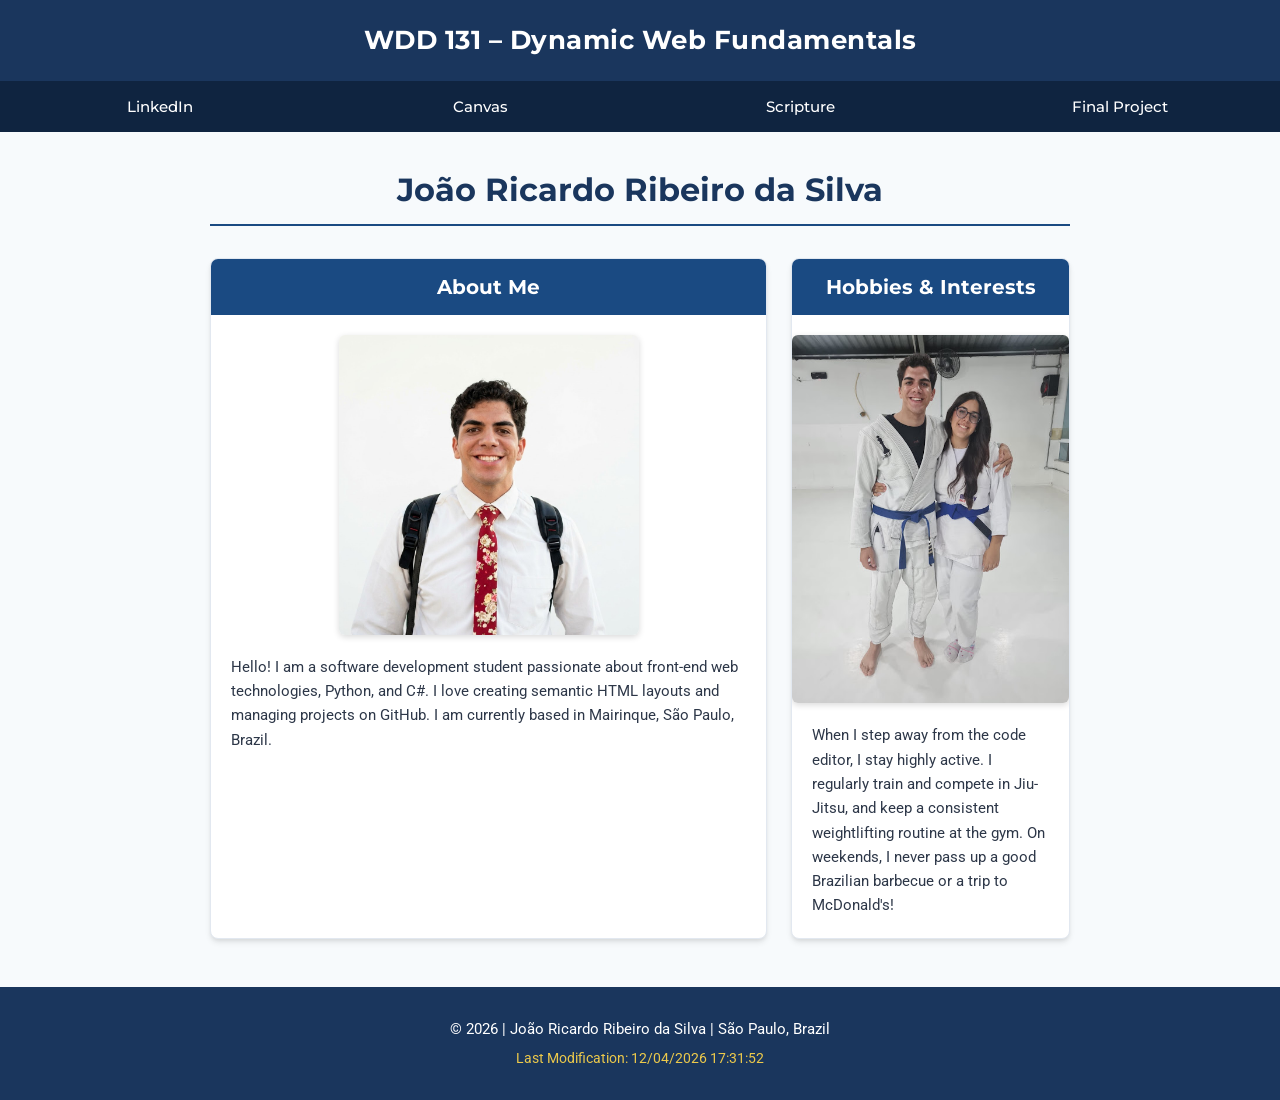
<file: index.html>
<!DOCTYPE html>
<html lang="en-US">
<head>
    <meta charset="UTF-8">
    <meta name="viewport" content="width=device-width, initial-scale=1.0">
    <title>WDD 131 – Dynamic Web Fundamentals – João Ricardo Ribeiro da Silva</title>
    <meta name="description" content="WDD 131 – Dynamic Web Fundamentals. João Ricardo Ribeiro da Silva. Course home page showcasing personal information.">
    <meta name="author" content="João Ricardo Ribeiro da Silva">
    <link rel="icon" href="images/favicon.svg" type="image/svg+xml">
    <link rel="preconnect" href="https://fonts.googleapis.com">
    <link rel="preconnect" href="https://fonts.gstatic.com" crossorigin>
    <link href="https://fonts.googleapis.com/css2?family=Montserrat:wght@400;700&family=Roboto:wght@400;500;700&display=swap" rel="stylesheet">
    <link rel="stylesheet" href="styles/base.css">
    <script src="scripts/getdates.js" defer></script>
</head>
<body>
    <header>
        <span id="course-title">WDD 131 – Dynamic Web Fundamentals</span>
        <nav>
            <a href="https://www.linkedin.com/in/joao15" target="_blank" rel="noopener noreferrer">LinkedIn</a>
            <a href="https://byupw.instructure.com/" target="_blank" rel="noopener noreferrer">Canvas</a>
            <a href="https://www.churchofjesuschrist.org/study/scriptures/bofm/alma/37?lang=por&id=p6-p7#p6" target="_blank" rel="noopener noreferrer">Scripture</a>
            <a href="#">Final Project</a>
        </nav>
    </header>

    <main>
        <h1>João Ricardo Ribeiro da Silva</h1>

        <section class="card">
            <h2>About Me</h2>
            <img src="images/joao_profile.jpeg" alt="Portrait of João Ricardo Ribeiro da Silva" width="300" height="300">
            <p>Hello! I am a software development student passionate about front-end web technologies, Python, and C#. I love creating semantic HTML layouts and managing projects on GitHub. I am currently based in Mairinque, São Paulo, Brazil.</p>
        </section>

        <section class="card">
            <h2>Hobbies & Interests</h2>
            <img src="images/jiu_jitsu.jpeg" alt="João Ricardo training Brazilian Jiu-Jitsu" width="300" height="300" loading="lazy">
            <p>When I step away from the code editor, I stay highly active. I regularly train and compete in Jiu-Jitsu, and keep a consistent weightlifting routine at the gym. On weekends, I never pass up a good Brazilian barbecue or a trip to McDonald's!</p>
        </section>
    </main>

    <footer>
        <p>&copy; <span id="currentyear"></span> | João Ricardo Ribeiro da Silva | São Paulo, Brazil</p>
        <p id="lastModified"></p>
    </footer>
</body>
</html>
</file>
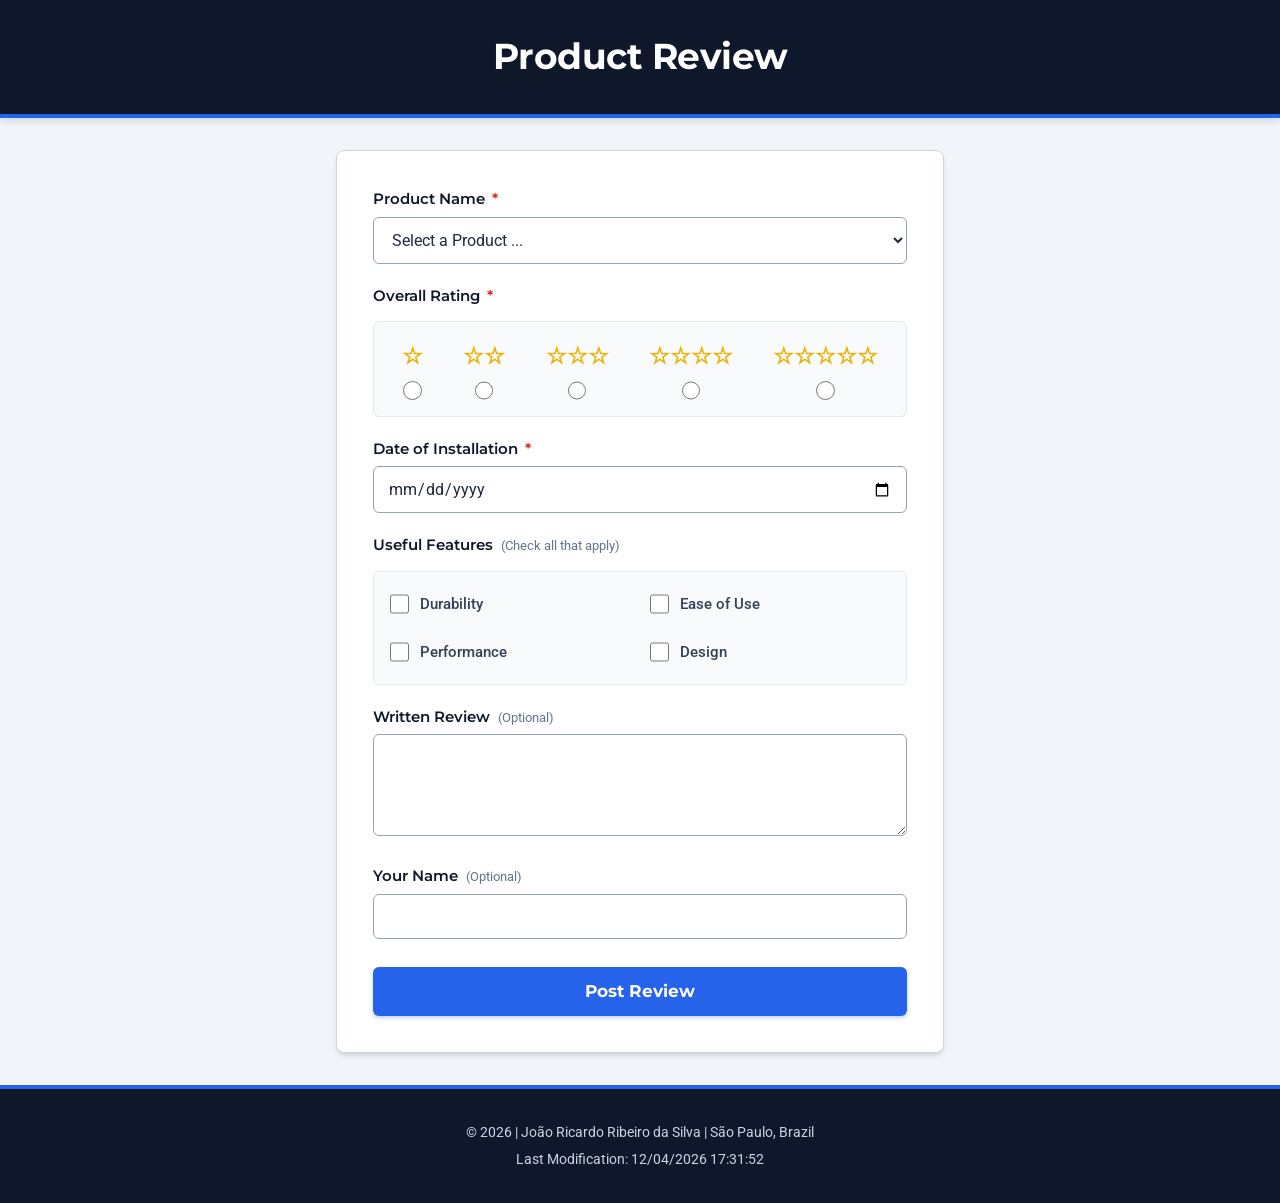
<file: form.html>
<!DOCTYPE html>
<html lang="en-US">
<head>
    <meta charset="UTF-8">
    <meta name="viewport" content="width=device-width, initial-scale=1.0">
    <title>Product Review Form – WDD 131 – João Ricardo Ribeiro da Silva</title>
    <meta name="description" content="Product Review Form for WDD 131 Dynamic Web Fundamentals. Submit feedback, ratings, and feature reviews for innovative tech products.">
    <meta name="author" content="João Ricardo Ribeiro da Silva">
    <link rel="icon" href="images/favicon.svg" type="image/svg+xml">
    <link rel="preconnect" href="https://fonts.googleapis.com">
    <link rel="preconnect" href="https://fonts.gstatic.com" crossorigin>
    <link href="https://fonts.googleapis.com/css2?family=Montserrat:wght@400;600;700&family=Roboto:wght@400;500;700&display=swap" rel="stylesheet">
    <link rel="stylesheet" href="styles/form.css">
    <script src="scripts/form.js" defer></script>
</head>
<body>
    <header>
        <h1>Product Review</h1>
    </header>

    <main>
        <form method="get" action="review.html">
            <div class="form-item">
                <label for="product-name">Product Name <span class="required">*</span></label>
                <select id="product-name" name="product-name" required>
                    <option value="" disabled selected>Select a Product ...</option>
                </select>
            </div>

            <div class="rating-section">
                <p class="group-heading">Overall Rating <span class="required">*</span></p>
                <div class="rating-container">
                    <div class="rating-item">
                        <label for="star1">&#9734;</label>
                        <input type="radio" id="star1" name="rating" value="1" required>
                    </div>
                    <div class="rating-item">
                        <label for="star2">&#9734;&#9734;</label>
                        <input type="radio" id="star2" name="rating" value="2" required>
                    </div>
                    <div class="rating-item">
                        <label for="star3">&#9734;&#9734;&#9734;</label>
                        <input type="radio" id="star3" name="rating" value="3" required>
                    </div>
                    <div class="rating-item">
                        <label for="star4">&#9734;&#9734;&#9734;&#9734;</label>
                        <input type="radio" id="star4" name="rating" value="4" required>
                    </div>
                    <div class="rating-item">
                        <label for="star5">&#9734;&#9734;&#9734;&#9734;&#9734;</label>
                        <input type="radio" id="star5" name="rating" value="5" required>
                    </div>
                </div>
            </div>

            <div class="form-item">
                <label for="install-date">Date of Installation <span class="required">*</span></label>
                <input type="date" id="install-date" name="install-date" required>
            </div>

            <div class="features-section">
                <p class="group-heading">Useful Features <span class="optional">(Check all that apply)</span></p>
                <div class="checkbox-group">
                    <div class="checkbox-item">
                        <input type="checkbox" id="feature-durability" name="features" value="durability">
                        <label for="feature-durability">Durability</label>
                    </div>
                    <div class="checkbox-item">
                        <input type="checkbox" id="feature-ease" name="features" value="ease-of-use">
                        <label for="feature-ease">Ease of Use</label>
                    </div>
                    <div class="checkbox-item">
                        <input type="checkbox" id="feature-performance" name="features" value="performance">
                        <label for="feature-performance">Performance</label>
                    </div>
                    <div class="checkbox-item">
                        <input type="checkbox" id="feature-design" name="features" value="design">
                        <label for="feature-design">Design</label>
                    </div>
                </div>
            </div>

            <div class="form-item">
                <label for="written-review">Written Review <span class="optional">(Optional)</span></label>
                <textarea id="written-review" name="written-review" rows="4"></textarea>
            </div>

            <div class="form-item">
                <label for="user-name">Your Name <span class="optional">(Optional)</span></label>
                <input type="text" id="user-name" name="user-name" autocomplete="name">
            </div>

            <input type="submit" value="Post Review">
        </form>
    </main>

    <footer>
        <p>&copy; <span id="currentyear"></span> | João Ricardo Ribeiro da Silva | São Paulo, Brazil</p>
        <p id="lastModified"></p>
    </footer>
</body>
</html>
</file>
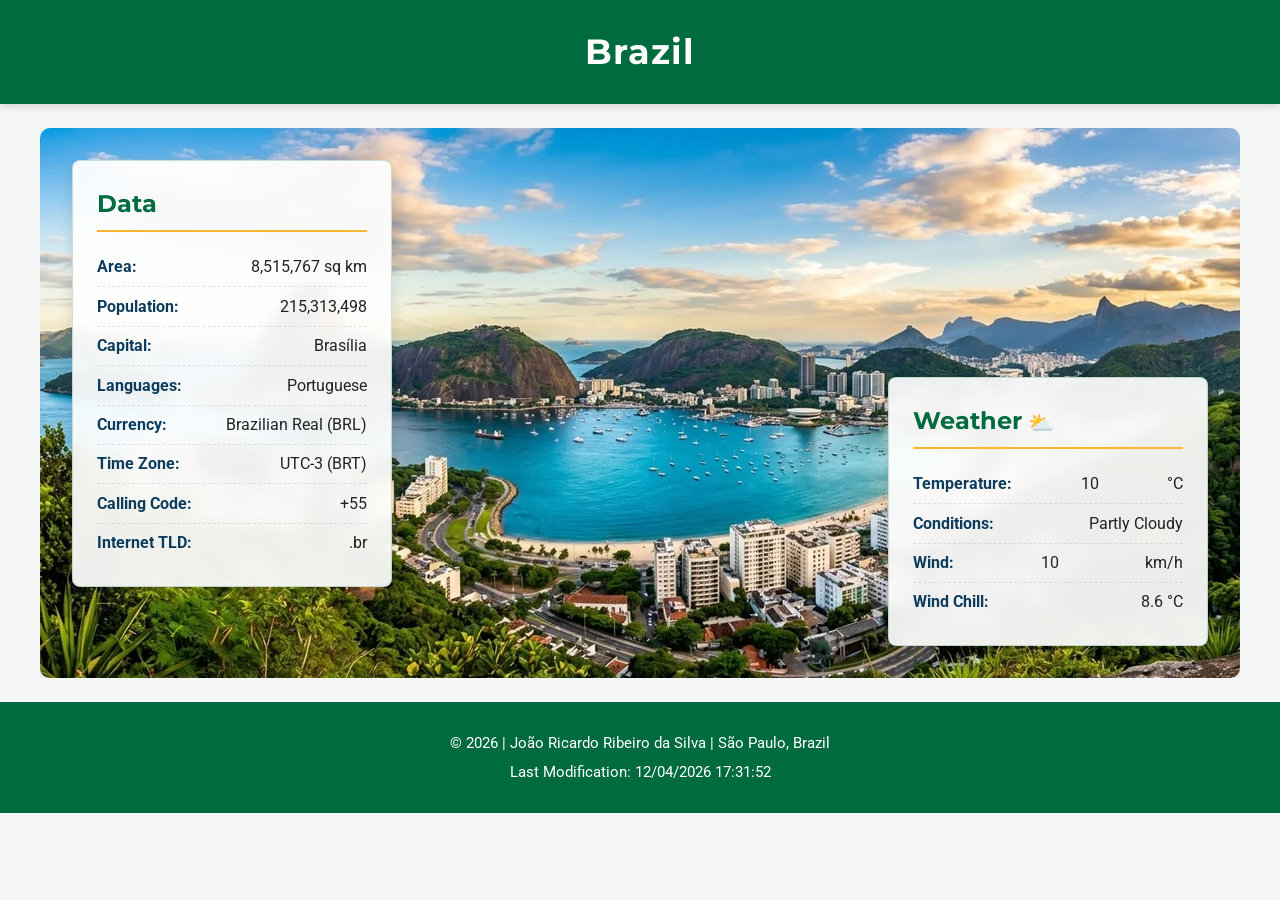
<file: place.html>
<!DOCTYPE html>
<html lang="en-US">
<head>
    <meta charset="UTF-8">
    <meta name="viewport" content="width=device-width, initial-scale=1.0">
    <title>Brazil - Country Overview | WDD 131</title>
    <meta name="description" content="Explore key facts and weather information about Brazil for WDD 131 Dynamic Web Fundamentals.">
    <meta name="author" content="João Ricardo Ribeiro da Silva">
    <link rel="icon" href="images/favicon.svg" type="image/svg+xml">
    <link rel="preconnect" href="https://fonts.googleapis.com">
    <link rel="preconnect" href="https://fonts.gstatic.com" crossorigin>
    <link href="https://fonts.googleapis.com/css2?family=Montserrat:wght@600;700&family=Roboto:wght@400;500;700&display=swap" rel="stylesheet">
    <link rel="stylesheet" href="styles/place.css">
    <script src="scripts/place.js" defer></script>
</head>
<body>
    <header>
        <h1>Brazil</h1>
    </header>

    <main>
        <div class="hero">
            <picture>
                <source srcset="images/hero-large.webp" media="(min-width: 1000px)">
                <source srcset="images/hero-medium.webp" media="(min-width: 500px)">
                <img src="images/hero-small.webp" alt="Panoramic view of Rio de Janeiro, Brazil with Sugarloaf Mountain and Guanabara Bay" width="500" height="281">
            </picture>
        </div>

        <section class="card data-card">
            <h2>Data</h2>
            <ul>
                <li><span class="label">Area:</span> <span class="value">8,515,767 sq km</span></li>
                <li><span class="label">Population:</span> <span class="value">215,313,498</span></li>
                <li><span class="label">Capital:</span> <span class="value">Brasília</span></li>
                <li><span class="label">Languages:</span> <span class="value">Portuguese</span></li>
                <li><span class="label">Currency:</span> <span class="value">Brazilian Real (BRL)</span></li>
                <li><span class="label">Time Zone:</span> <span class="value">UTC-3 (BRT)</span></li>
                <li><span class="label">Calling Code:</span> <span class="value">+55</span></li>
                <li><span class="label">Internet TLD:</span> <span class="value">.br</span></li>
            </ul>
        </section>

        <section class="card weather-card">
            <h2 class="weather-title">Weather</h2>
            <div class="weather-icon-container">
                <img src="images/weather.svg" alt="Partly cloudy weather icon" class="weather-icon" width="64" height="64">
            </div>
            <ul>
                <li><span class="label">Temperature:</span> <span class="value" id="temperature">10</span> °C</li>
                <li><span class="label">Conditions:</span> <span class="value">Partly Cloudy</span></li>
                <li><span class="label">Wind:</span> <span class="value" id="windSpeed">10</span> km/h</li>
                <li><span class="label">Wind Chill:</span> <span class="value" id="windChill">N/A</span></li>
            </ul>
        </section>
    </main>

    <footer>
        <p>&copy; <span id="currentyear"></span> | João Ricardo Ribeiro da Silva | São Paulo, Brazil</p>
        <p id="lastModified"></p>
    </footer>
</body>
</html>
</file>
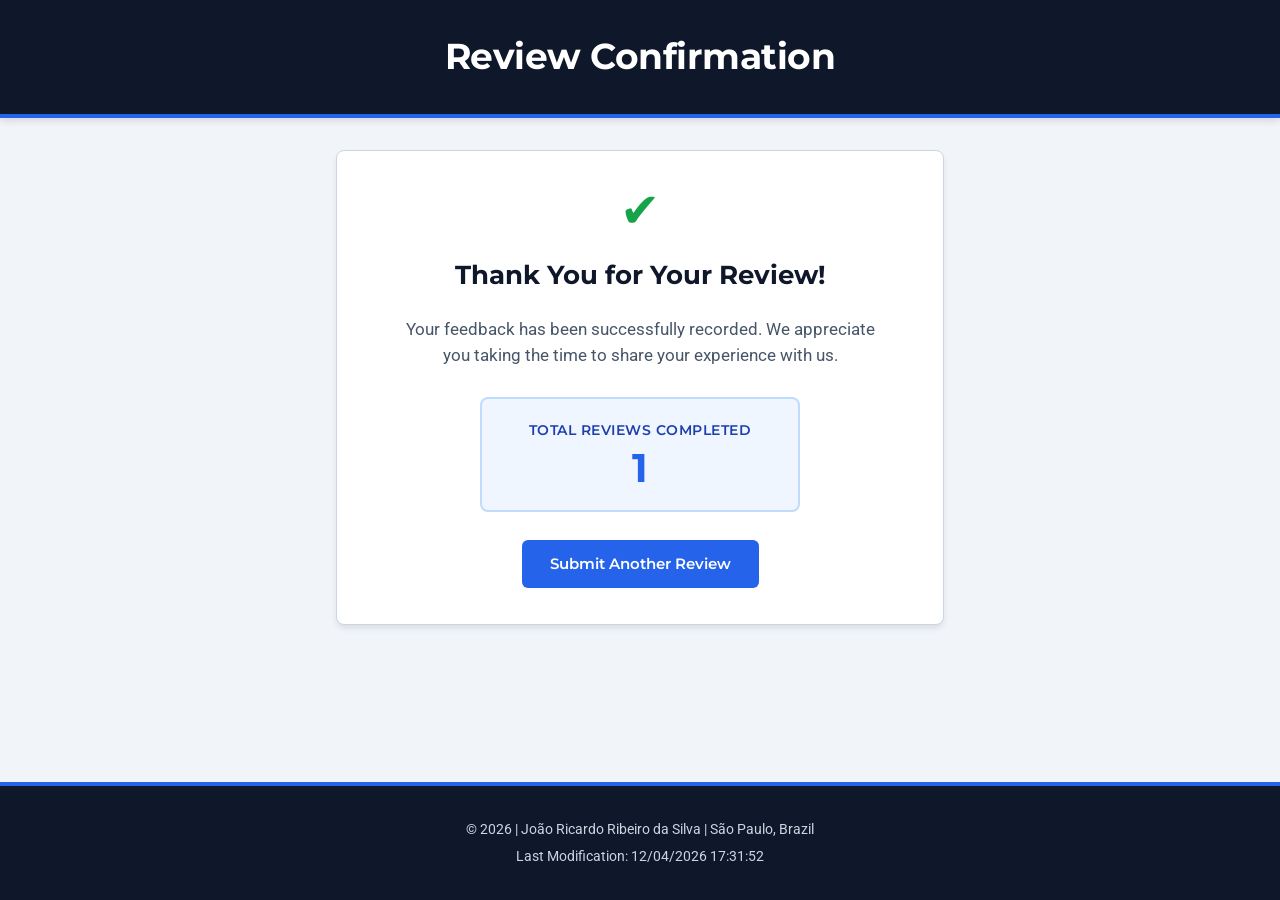
<file: review.html>
<!DOCTYPE html>
<html lang="en-US">
<head>
    <meta charset="UTF-8">
    <meta name="viewport" content="width=device-width, initial-scale=1.0">
    <title>Review Confirmation – WDD 131 – João Ricardo Ribeiro da Silva</title>
    <meta name="description" content="Review confirmation page for WDD 131 Dynamic Web Fundamentals. Displays submission status and total reviews completed using localStorage.">
    <meta name="author" content="João Ricardo Ribeiro da Silva">
    <link rel="icon" href="images/favicon.svg" type="image/svg+xml">
    <link rel="preconnect" href="https://fonts.googleapis.com">
    <link rel="preconnect" href="https://fonts.gstatic.com" crossorigin>
    <link href="https://fonts.googleapis.com/css2?family=Montserrat:wght@400;600;700&family=Roboto:wght@400;500;700&display=swap" rel="stylesheet">
    <link rel="stylesheet" href="styles/form.css">
    <script src="scripts/review.js" defer></script>
</head>
<body>
    <header>
        <h1>Review Confirmation</h1>
    </header>

    <main>
        <section class="confirmation-card">
            <div class="success-icon">&#10004;</div>
            <h2>Thank You for Your Review!</h2>
            <p class="confirmation-message">Your feedback has been successfully recorded. We appreciate you taking the time to share your experience with us.</p>
            <div class="counter-box">
                <span class="counter-label">Total Reviews Completed</span>
                <span id="review-count" class="counter-value">0</span>
            </div>
            <a href="form.html" class="btn-home">Submit Another Review</a>
        </section>
    </main>

    <footer>
        <p>&copy; <span id="currentyear"></span> | João Ricardo Ribeiro da Silva | São Paulo, Brazil</p>
        <p id="lastModified"></p>
    </footer>
</body>
</html>
</file>
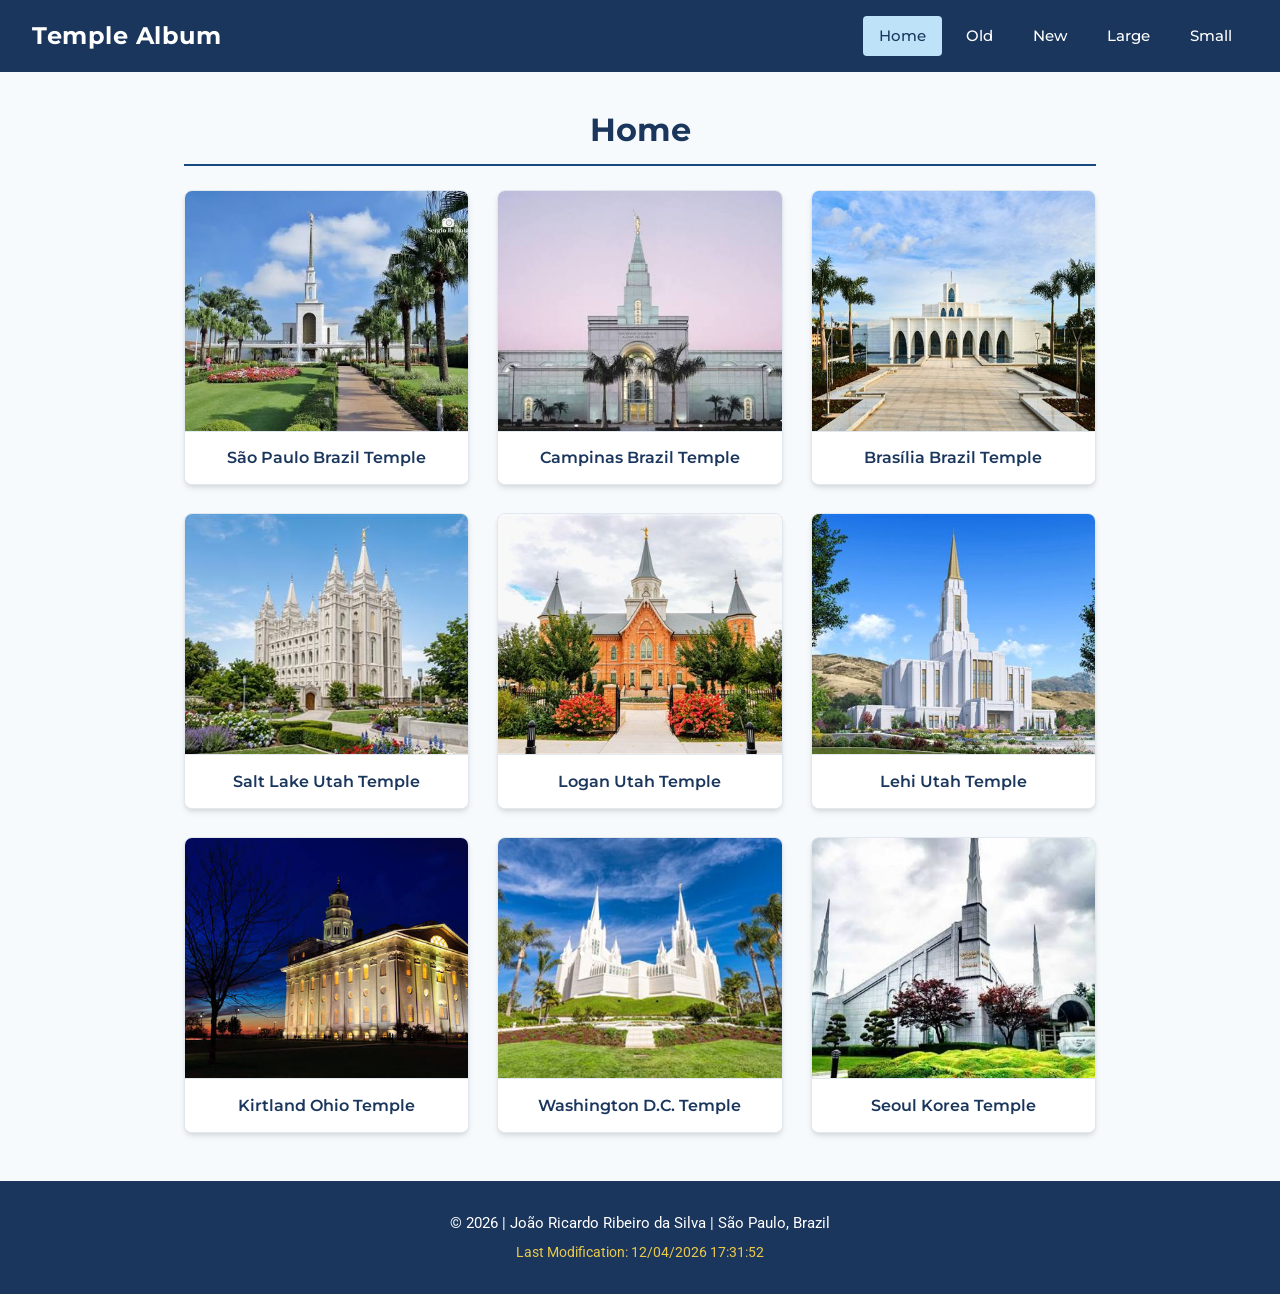
<file: temples.html>
<!DOCTYPE html>
<html lang="en-US">
<head>
    <meta charset="UTF-8">
    <meta name="viewport" content="width=device-width, initial-scale=1.0">
    <title>Temple Album – WDD 131 – João Ricardo Ribeiro da Silva</title>
    <meta name="description" content="WDD 131 Temple Album by João Ricardo Ribeiro da Silva. Responsive gallery showcasing LDS temples with CSS Grid, Flexbox, and a hamburger menu.">
    <meta name="author" content="João Ricardo Ribeiro da Silva">
    <link rel="icon" href="images/favicon.svg" type="image/svg+xml">
    <link rel="preconnect" href="https://fonts.googleapis.com">
    <link rel="preconnect" href="https://fonts.gstatic.com" crossorigin>
    <link href="https://fonts.googleapis.com/css2?family=Montserrat:wght@400;600;700&family=Roboto:wght@400;500;700&display=swap" rel="stylesheet">
    <link rel="stylesheet" href="styles/temples.css">
    <link rel="stylesheet" href="styles/temples-large.css">
    <script src="scripts/temples.js" defer></script>
</head>
<body>
    <header>
        <span id="album-title">Temple Album</span>
        <button id="hamburger" aria-label="Toggle navigation menu" aria-expanded="false">&#9776;</button>
        <nav id="primary-nav">
            <a href="#" class="active">Home</a>
            <a href="#">Old</a>
            <a href="#">New</a>
            <a href="#">Large</a>
            <a href="#">Small</a>
        </nav>
    </header>

    <main>
        <h1>Home</h1>
        <div class="gallery">
            <figure>
                <img src="images/sp_temple.jpg" alt="São Paulo Brazil Temple" width="400" height="300">
                <figcaption>São Paulo Brazil Temple</figcaption>
            </figure>
            <figure>
                <img src="images/campinas_temple.jpg" alt="Campinas Brazil Temple" width="400" height="300" loading="lazy">
                <figcaption>Campinas Brazil Temple</figcaption>
            </figure>
            <figure>
                <img src="images/brasilia_temple.jpeg" alt="Brasília Brazil Temple" width="400" height="300" loading="lazy">
                <figcaption>Brasília Brazil Temple</figcaption>
            </figure>
            <figure>
                <img src="images/temple.jpg" alt="Salt Lake Utah Temple" width="400" height="300" loading="lazy">
                <figcaption>Salt Lake Utah Temple</figcaption>
            </figure>
            <figure>
                <img src="images/logan_temple.jpg" alt="Logan Utah Temple" width="400" height="300" loading="lazy">
                <figcaption>Logan Utah Temple</figcaption>
            </figure>
            <figure>
                <img src="images/lehi_temple.jpg" alt="Lehi Utah Temple" width="400" height="300" loading="lazy">
                <figcaption>Lehi Utah Temple</figcaption>
            </figure>
            <figure>
                <img src="images/kirtland_temple.jpg" alt="Kirtland Ohio Temple" width="400" height="300" loading="lazy">
                <figcaption>Kirtland Ohio Temple</figcaption>
            </figure>
            <figure>
                <img src="images/washignton_temple.jpg" alt="Washington D.C. Temple" width="400" height="300" loading="lazy">
                <figcaption>Washington D.C. Temple</figcaption>
            </figure>
            <figure>
                <img src="images/seul_temple.jpg" alt="Seoul Korea Temple" width="400" height="300" loading="lazy">
                <figcaption>Seoul Korea Temple</figcaption>
            </figure>
        </div>
    </main>

    <footer>
        <p>&copy; <span id="currentyear"></span> | João Ricardo Ribeiro da Silva | São Paulo, Brazil</p>
        <p id="lastModified"></p>
    </footer>
</body>
</html>
</file>
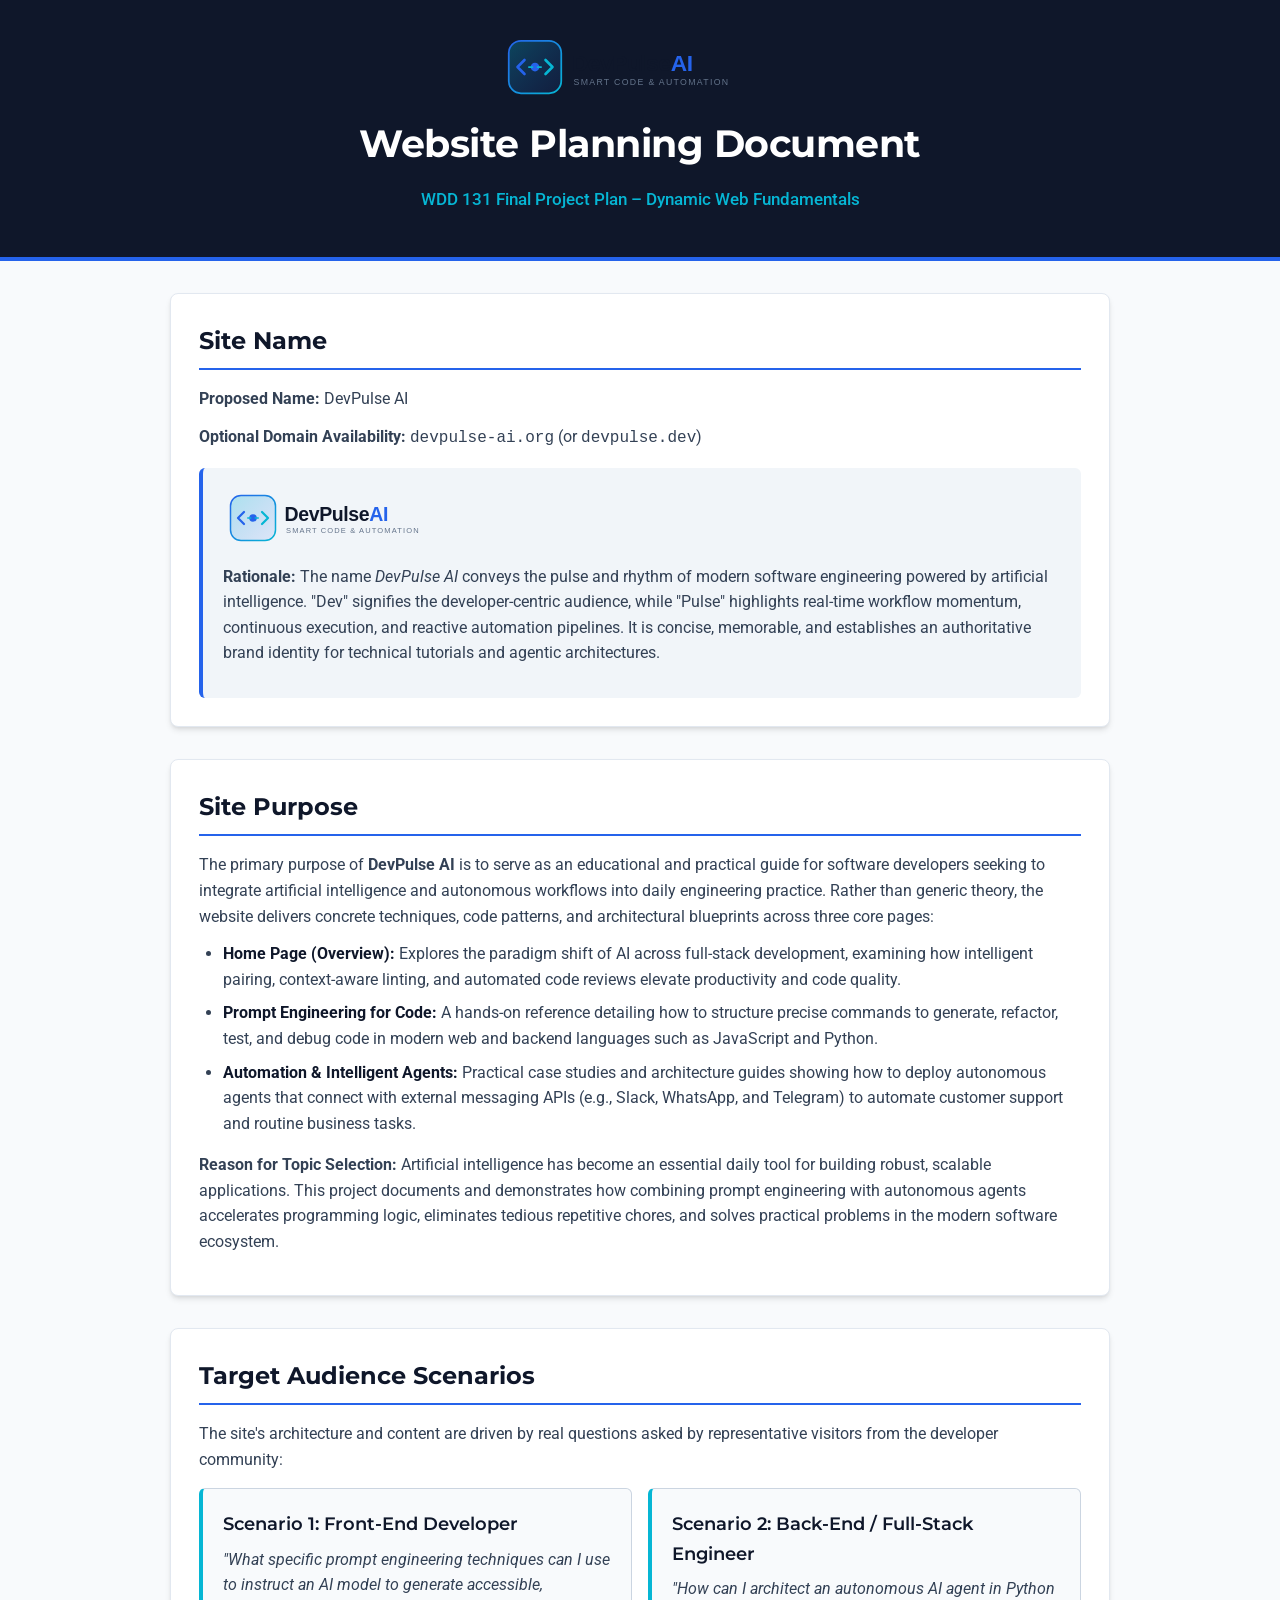
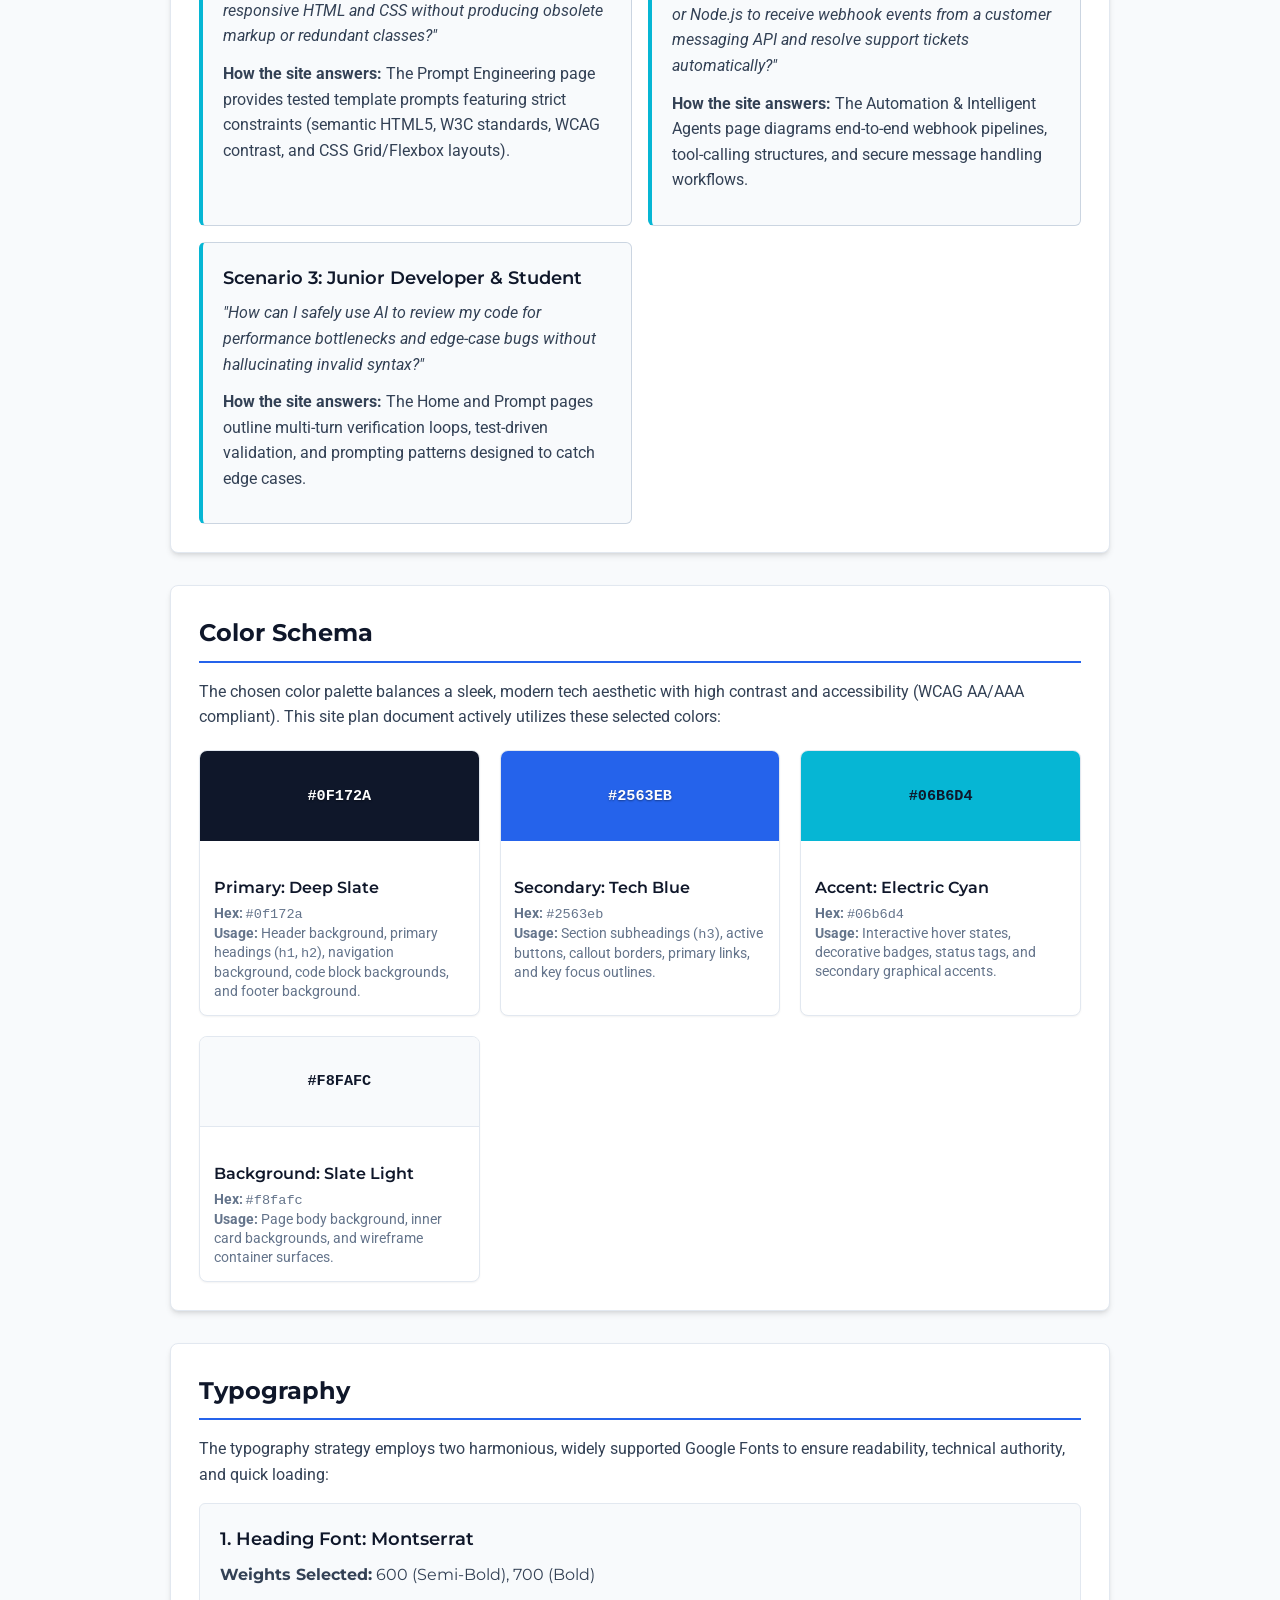
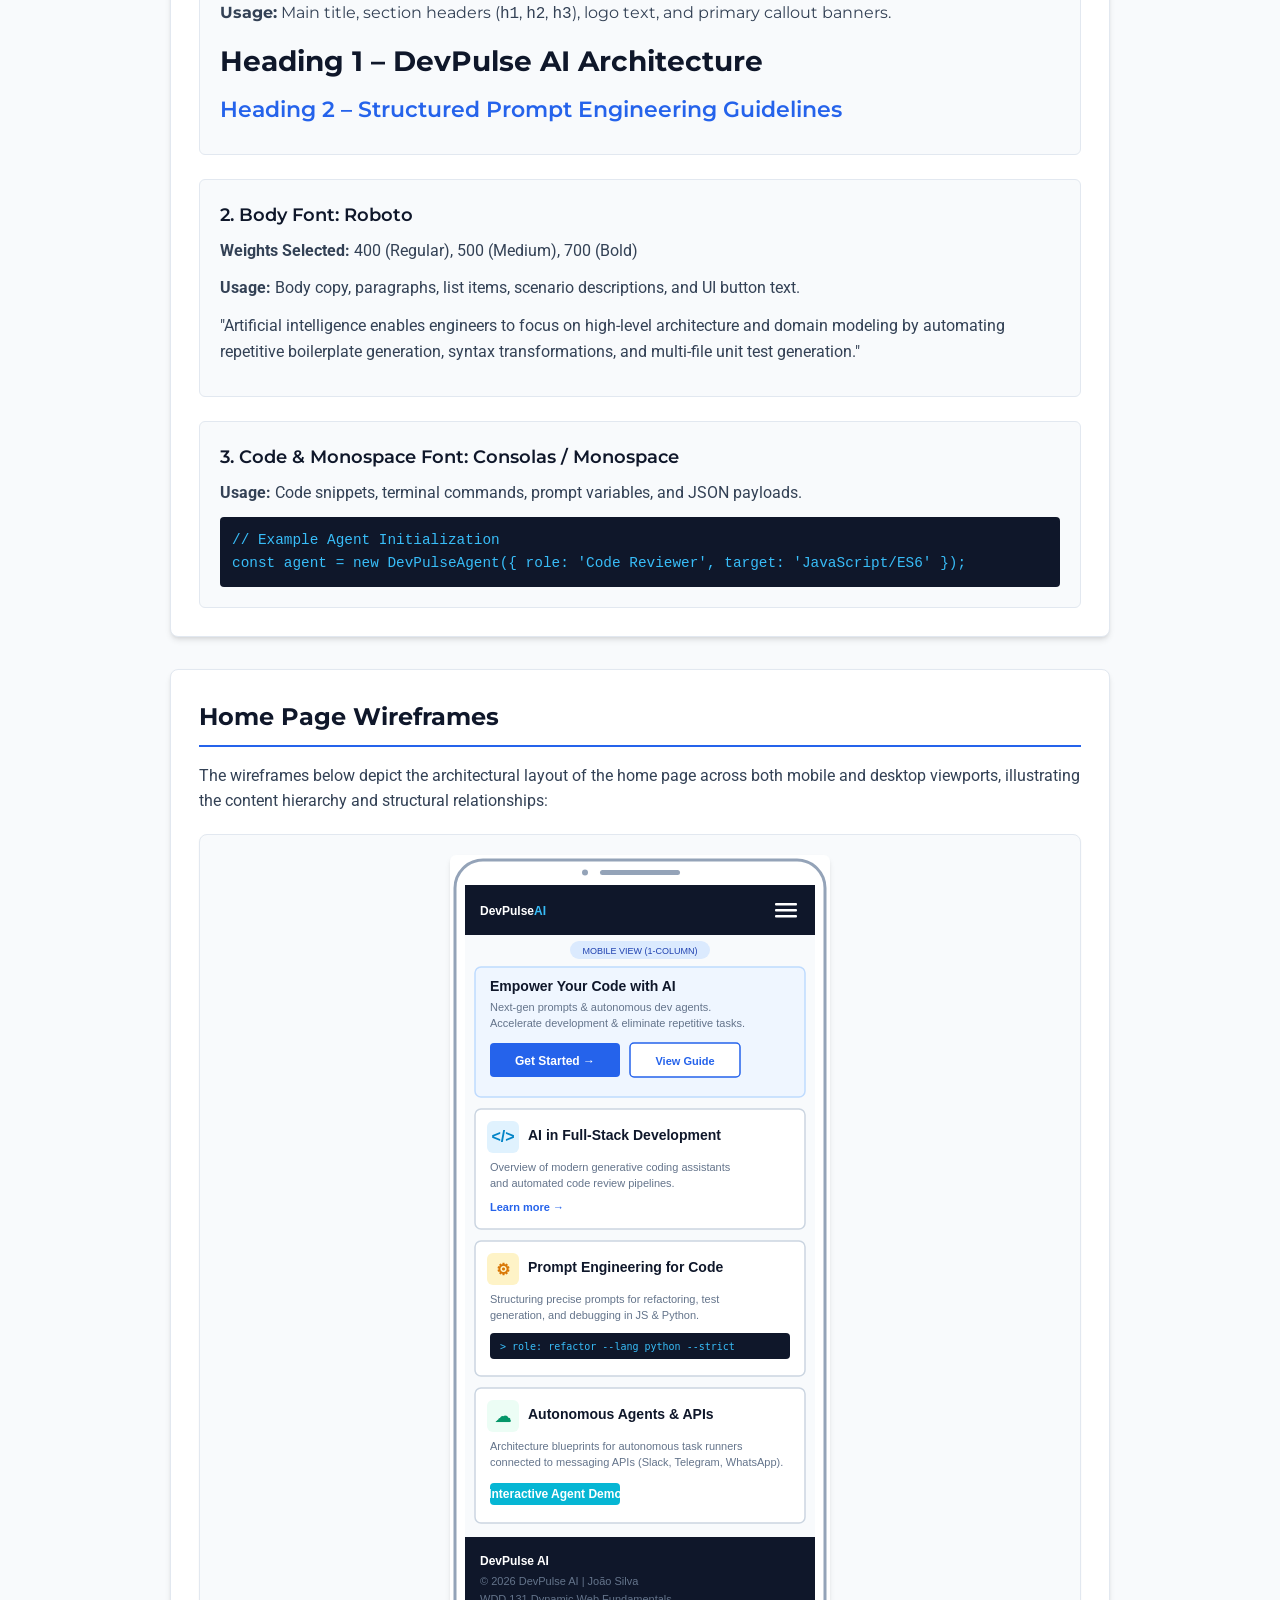
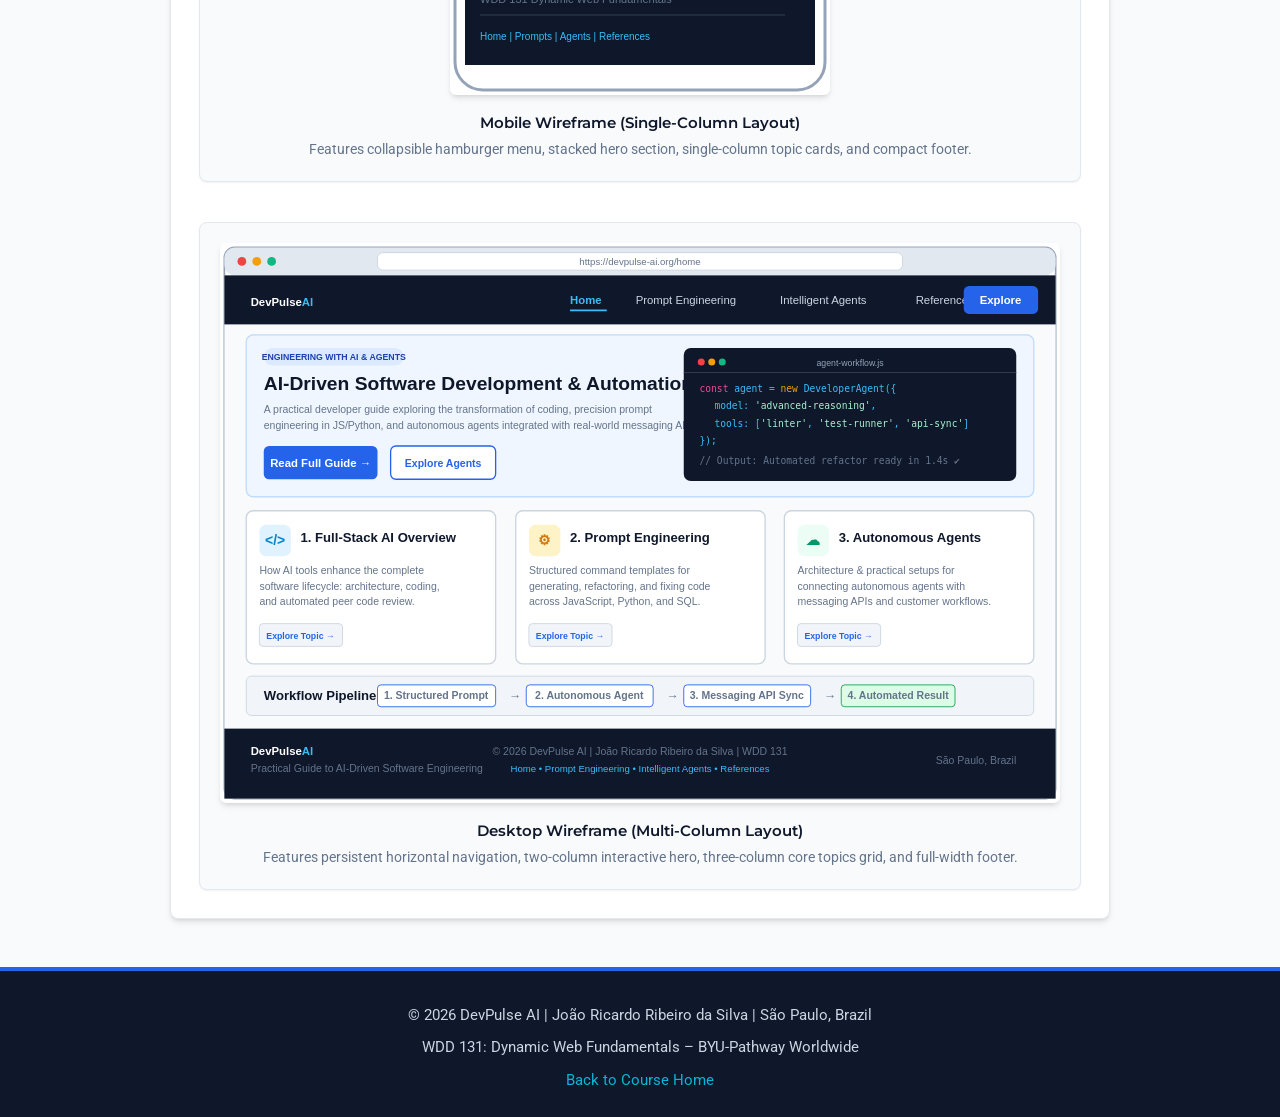
<file: project/siteplan.html>
<!DOCTYPE html>
<html lang="en-US">
<head>
    <meta charset="UTF-8">
    <meta name="viewport" content="width=device-width, initial-scale=1.0">
    <title>DevPulse AI – Website Planning Document – João Ricardo Ribeiro da Silva</title>
    <meta name="description" content="Website planning document for DevPulse AI. Practical guide on AI-driven development, prompt engineering for code, and intelligent workflow automation.">
    <meta name="author" content="João Ricardo Ribeiro da Silva">
    <link rel="icon" href="../images/favicon.svg" type="image/svg+xml">
    <link rel="preconnect" href="https://fonts.googleapis.com">
    <link rel="preconnect" href="https://fonts.gstatic.com" crossorigin>
    <link href="https://fonts.googleapis.com/css2?family=Montserrat:wght@600;700&family=Roboto:wght@400;500;700&display=swap" rel="stylesheet">
    <link rel="stylesheet" href="styles/siteplan.css">
</head>
<body>
    <header>
        <div class="header-container">
            <img src="images/site-logo.svg" alt="DevPulse AI Logo" class="header-logo" width="280" height="70">
            <h1>Website Planning Document</h1>
            <p class="sub-header">WDD 131 Final Project Plan &ndash; Dynamic Web Fundamentals</p>
        </div>
    </header>

    <main>
        <!-- SECTION 1: SITE NAME -->
        <section id="site-name">
            <h2>Site Name</h2>
            <p><strong>Proposed Name:</strong> DevPulse AI</p>
            <p><strong>Optional Domain Availability:</strong> <code>devpulse-ai.org</code> (or <code>devpulse.dev</code>)</p>
            <div class="site-branding-box">
                <img src="images/site-logo.svg" alt="DevPulse AI Official Branding Logo" class="site-branding-logo" width="240" height="60">
                <p><strong>Rationale:</strong> The name <em>DevPulse AI</em> conveys the pulse and rhythm of modern software engineering powered by artificial intelligence. "Dev" signifies the developer-centric audience, while "Pulse" highlights real-time workflow momentum, continuous execution, and reactive automation pipelines. It is concise, memorable, and establishes an authoritative brand identity for technical tutorials and agentic architectures.</p>
            </div>
        </section>

        <!-- SECTION 2: SITE PURPOSE -->
        <section id="site-purpose">
            <h2>Site Purpose</h2>
            <p>The primary purpose of <strong>DevPulse AI</strong> is to serve as an educational and practical guide for software developers seeking to integrate artificial intelligence and autonomous workflows into daily engineering practice. Rather than generic theory, the website delivers concrete techniques, code patterns, and architectural blueprints across three core pages:</p>
            <ul>
                <li><strong>Home Page (Overview):</strong> Explores the paradigm shift of AI across full-stack development, examining how intelligent pairing, context-aware linting, and automated code reviews elevate productivity and code quality.</li>
                <li><strong>Prompt Engineering for Code:</strong> A hands-on reference detailing how to structure precise commands to generate, refactor, test, and debug code in modern web and backend languages such as JavaScript and Python.</li>
                <li><strong>Automation &amp; Intelligent Agents:</strong> Practical case studies and architecture guides showing how to deploy autonomous agents that connect with external messaging APIs (e.g., Slack, WhatsApp, and Telegram) to automate customer support and routine business tasks.</li>
            </ul>
            <p><strong>Reason for Topic Selection:</strong> Artificial intelligence has become an essential daily tool for building robust, scalable applications. This project documents and demonstrates how combining prompt engineering with autonomous agents accelerates programming logic, eliminates tedious repetitive chores, and solves practical problems in the modern software ecosystem.</p>
        </section>

        <!-- SECTION 3: SCENARIOS -->
        <section id="scenarios">
            <h2>Target Audience Scenarios</h2>
            <p>The site's architecture and content are driven by real questions asked by representative visitors from the developer community:</p>
            <div class="scenarios-grid">
                <div class="scenario-card">
                    <h3>Scenario 1: Front-End Developer</h3>
                    <p><em>"What specific prompt engineering techniques can I use to instruct an AI model to generate accessible, responsive HTML and CSS without producing obsolete markup or redundant classes?"</em></p>
                    <p><strong>How the site answers:</strong> The Prompt Engineering page provides tested template prompts featuring strict constraints (semantic HTML5, W3C standards, WCAG contrast, and CSS Grid/Flexbox layouts).</p>
                </div>
                <div class="scenario-card">
                    <h3>Scenario 2: Back-End / Full-Stack Engineer</h3>
                    <p><em>"How can I architect an autonomous AI agent in Python or Node.js to receive webhook events from a customer messaging API and resolve support tickets automatically?"</em></p>
                    <p><strong>How the site answers:</strong> The Automation &amp; Intelligent Agents page diagrams end-to-end webhook pipelines, tool-calling structures, and secure message handling workflows.</p>
                </div>
                <div class="scenario-card">
                    <h3>Scenario 3: Junior Developer &amp; Student</h3>
                    <p><em>"How can I safely use AI to review my code for performance bottlenecks and edge-case bugs without hallucinating invalid syntax?"</em></p>
                    <p><strong>How the site answers:</strong> The Home and Prompt pages outline multi-turn verification loops, test-driven validation, and prompting patterns designed to catch edge cases.</p>
                </div>
            </div>
        </section>

        <!-- SECTION 4: COLOR SCHEMA -->
        <section id="color-schema">
            <h2>Color Schema</h2>
            <p>The chosen color palette balances a sleek, modern tech aesthetic with high contrast and accessibility (WCAG AA/AAA compliant). This site plan document actively utilizes these selected colors:</p>
            <div class="color-palette">
                <div class="color-swatch">
                    <div class="swatch-color color-primary">#0F172A</div>
                    <div class="swatch-info">
                        <h3>Primary: Deep Slate</h3>
                        <p><strong>Hex:</strong> <code>#0f172a</code></p>
                        <p><strong>Usage:</strong> Header background, primary headings (<code>h1</code>, <code>h2</code>), navigation background, code block backgrounds, and footer background.</p>
                    </div>
                </div>
                <div class="color-swatch">
                    <div class="swatch-color color-secondary">#2563EB</div>
                    <div class="swatch-info">
                        <h3>Secondary: Tech Blue</h3>
                        <p><strong>Hex:</strong> <code>#2563eb</code></p>
                        <p><strong>Usage:</strong> Section subheadings (<code>h3</code>), active buttons, callout borders, primary links, and key focus outlines.</p>
                    </div>
                </div>
                <div class="color-swatch">
                    <div class="swatch-color color-accent">#06B6D4</div>
                    <div class="swatch-info">
                        <h3>Accent: Electric Cyan</h3>
                        <p><strong>Hex:</strong> <code>#06b6d4</code></p>
                        <p><strong>Usage:</strong> Interactive hover states, decorative badges, status tags, and secondary graphical accents.</p>
                    </div>
                </div>
                <div class="color-swatch">
                    <div class="swatch-color color-background">#F8FAFC</div>
                    <div class="swatch-info">
                        <h3>Background: Slate Light</h3>
                        <p><strong>Hex:</strong> <code>#f8fafc</code></p>
                        <p><strong>Usage:</strong> Page body background, inner card backgrounds, and wireframe container surfaces.</p>
                    </div>
                </div>
            </div>
        </section>

        <!-- SECTION 5: TYPOGRAPHY -->
        <section id="typography">
            <h2>Typography</h2>
            <p>The typography strategy employs two harmonious, widely supported Google Fonts to ensure readability, technical authority, and quick loading:</p>
            <div class="typography-showcase">
                <div class="font-box font-specimen-headings">
                    <h3>1. Heading Font: Montserrat</h3>
                    <p><strong>Weights Selected:</strong> 600 (Semi-Bold), 700 (Bold)</p>
                    <p><strong>Usage:</strong> Main title, section headers (<code>h1</code>, <code>h2</code>, <code>h3</code>), logo text, and primary callout banners.</p>
                    <div class="sample-h1">Heading 1 &ndash; DevPulse AI Architecture</div>
                    <div class="sample-h2">Heading 2 &ndash; Structured Prompt Engineering Guidelines</div>
                </div>
                <div class="font-box font-specimen-body">
                    <h3>2. Body Font: Roboto</h3>
                    <p><strong>Weights Selected:</strong> 400 (Regular), 500 (Medium), 700 (Bold)</p>
                    <p><strong>Usage:</strong> Body copy, paragraphs, list items, scenario descriptions, and UI button text.</p>
                    <p class="sample-p">"Artificial intelligence enables engineers to focus on high-level architecture and domain modeling by automating repetitive boilerplate generation, syntax transformations, and multi-file unit test generation."</p>
                </div>
                <div class="font-box">
                    <h3>3. Code &amp; Monospace Font: Consolas / Monospace</h3>
                    <p><strong>Usage:</strong> Code snippets, terminal commands, prompt variables, and JSON payloads.</p>
                    <pre class="font-specimen-code"><code>// Example Agent Initialization
const agent = new DevPulseAgent({ role: 'Code Reviewer', target: 'JavaScript/ES6' });</code></pre>
                </div>
            </div>
        </section>

        <!-- SECTION 6: WIREFRAMES -->
        <section id="wireframes">
            <h2>Home Page Wireframes</h2>
            <p>The wireframes below depict the architectural layout of the home page across both mobile and desktop viewports, illustrating the content hierarchy and structural relationships:</p>
            <div class="wireframes-container">
                <figure class="wireframe-card">
                    <img src="images/wireframe-mobile.svg" alt="Mobile Wireframe Layout for DevPulse AI Home Page" width="380" height="840" loading="lazy">
                    <figcaption>
                        Mobile Wireframe (Single-Column Layout)
                        <span>Features collapsible hamburger menu, stacked hero section, single-column topic cards, and compact footer.</span>
                    </figcaption>
                </figure>

                <figure class="wireframe-card">
                    <img src="images/wireframe-desktop.svg" alt="Desktop Wireframe Layout for DevPulse AI Home Page" width="960" height="640" loading="lazy">
                    <figcaption>
                        Desktop Wireframe (Multi-Column Layout)
                        <span>Features persistent horizontal navigation, two-column interactive hero, three-column core topics grid, and full-width footer.</span>
                    </figcaption>
                </figure>
            </div>
        </section>
    </main>

    <footer>
        <div class="footer-content">
            <p>&copy; 2026 DevPulse AI | João Ricardo Ribeiro da Silva | São Paulo, Brazil</p>
            <p>WDD 131: Dynamic Web Fundamentals &ndash; BYU-Pathway Worldwide</p>
            <p><a href="../index.html">Back to Course Home</a></p>
        </div>
    </footer>
</body>
</html>
</file>
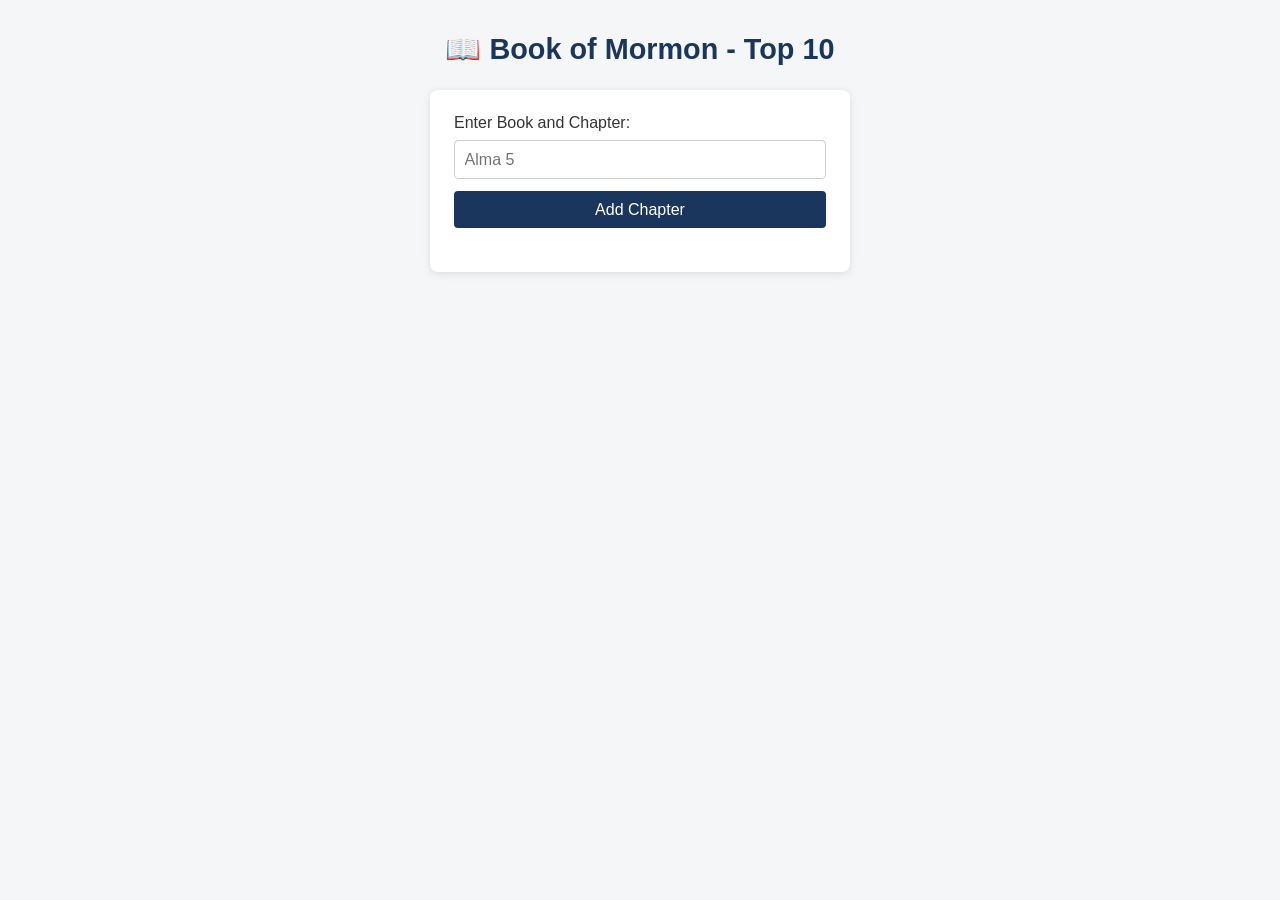
<file: week02/bom.html>
<!DOCTYPE html>
<html lang="en">
<head>
    <meta charset="UTF-8">
    <meta name="viewport" content="width=device-width, initial-scale=1.0">
    <title>WDD 131 - Book of Mormon - Top 10</title>
    <link rel="stylesheet" href="styles/bom.css">
    <script src="scripts/bom.js" defer></script>
</head>
<body>
    <h1>📖 Book of Mormon - Top 10</h1>
    <main>
        <label for="favchap">Enter Book and Chapter: </label>
        <input type="text" id="favchap" placeholder="Alma 5">
        <button type="submit">Add Chapter</button>
        <ul id="list"></ul>
    </main>
</body>
</html>
</file>
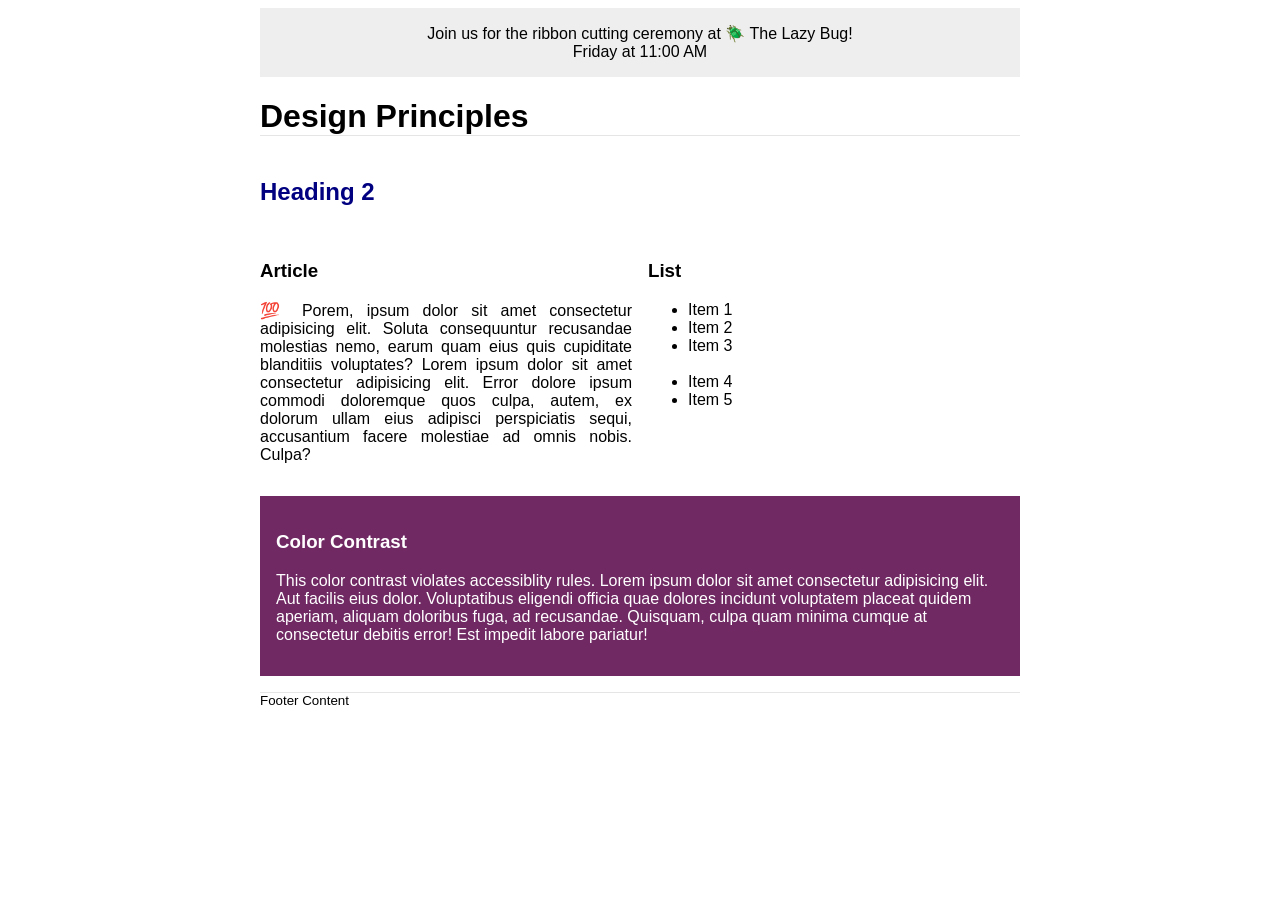
<file: week03/design.html>
<!DOCTYPE html>
<html lang="en">

<head>
    <meta charset="UTF-8">
    <meta name="viewport" content="width=device-width, initial-scale=1.0">
    <title>Document</title>
    <link rel="stylesheet" href="styles/design.css">
</head>

<body>
    <header>
        <div class="banner">
            Join us for the ribbon cutting ceremony at 🪲 The Lazy Bug!<br>Friday at 11:00 AM
        </div>
        <h1>Design Principles</h1>
    </header>
    <main>
        <h2>Heading 2</h2>
        <section>
            <h3>Article</h3>
            <article>
                <p>💯 Porem, ipsum dolor sit amet consectetur adipisicing elit. Soluta consequuntur recusandae molestias
                    nemo, earum quam eius quis cupiditate blanditiis voluptates? Lorem ipsum dolor sit amet consectetur
                    adipisicing elit. Error dolore ipsum commodi doloremque quos culpa, autem, ex dolorum ullam eius
                    adipisci perspiciatis sequi, accusantium facere molestiae ad omnis nobis. Culpa?</p>
            </article>
        </section>
        <section>
            <h3>List</h3>
            <ul>
                <li>Item 1</li>
                <li>Item 2</li>
                <li>Item 3<br><br></li>
                <li>Item 4</li>
                <li>Item 5</li>
            </ul>
        </section>
        <div class="callout">
            <h3>Color Contrast</h3>
            <p>This color contrast violates accessiblity rules. Lorem ipsum dolor sit amet consectetur adipisicing elit.
                Aut facilis eius dolor. Voluptatibus eligendi officia quae dolores incidunt voluptatem placeat quidem
                aperiam, aliquam doloribus fuga, ad recusandae. Quisquam, culpa quam minima cumque at consectetur
                debitis error! Est impedit labore pariatur!</p>
        </div>
    </main>
    <footer>
        Footer Content
    </footer>

</body>

</html>
</file>
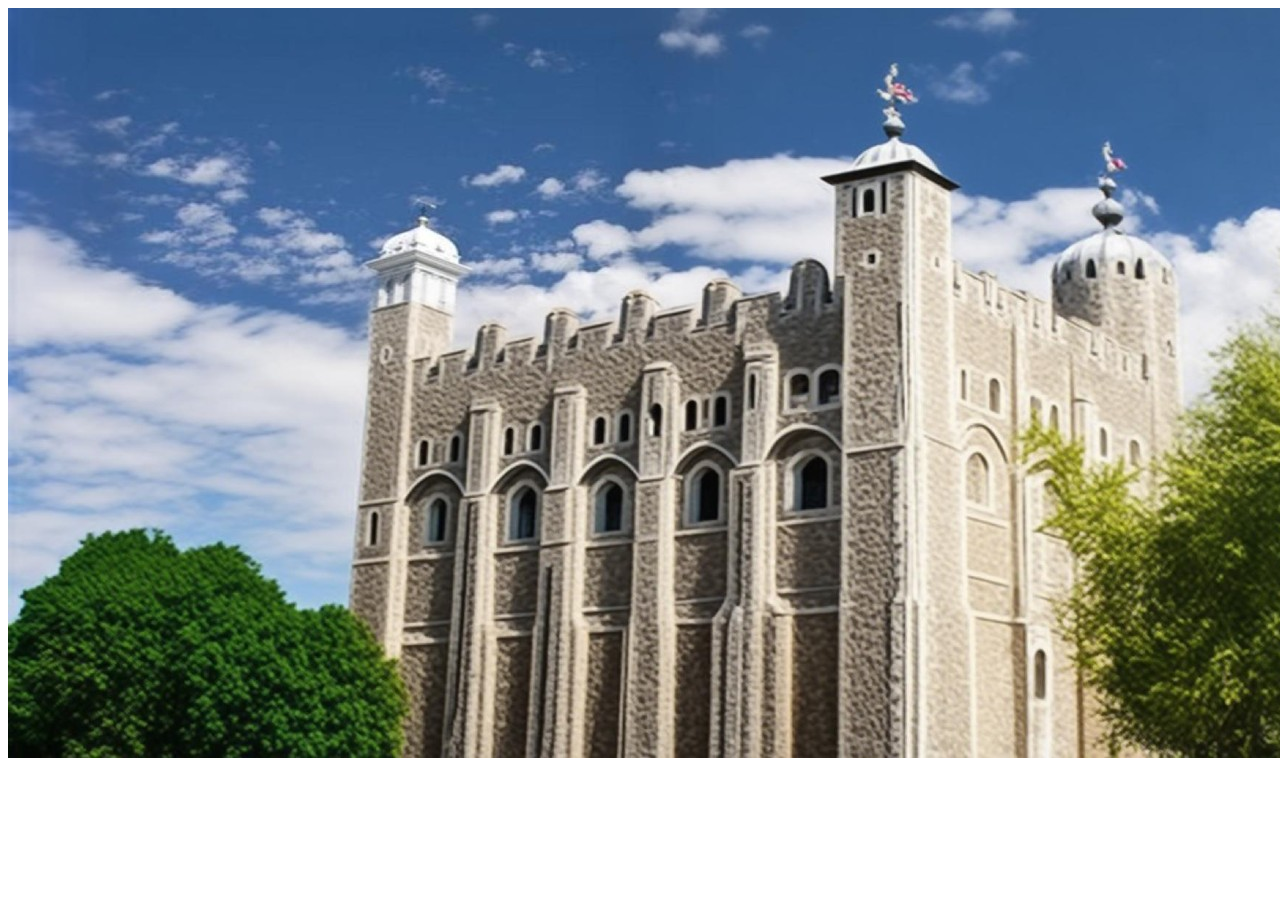
<file: week03/responsive-images.html>
<!DOCTYPE html>
<html lang="en">

<head>
    <meta charset="UTF-8">
    <meta name="viewport" content="width=device-width, initial-scale=1.0">
    <title>Document</title>
</head>

<body>
    <main>
        <div class="hero">
            <picture>
                <source srcset="images/hero-large.webp" media="(min-width: 1000px)">
                <source srcset="images/hero-medium.webp" media="(min-width: 500px)">
                <img src="images/hero-small.webp" alt="Nome e localização do templo" width="1500" height="750">
            </picture>
        </div>
    </main>
</body>

</html>
</file>
<file: styles/base.css>
/* Root Variables for Colors, Fonts, and Spacing */
:root {
    --primary-color: #1a365d;
    --secondary-color: #2b6cb0;
    --secondary-color: #1a4a82;
    --accent-color: #ecc94b;
    --hover-bg: #bee3f8;
    --hover-color: #1a365d;
    --text-color: #2d3748;
    --light-text: #ffffff;
    --bg-color: #f7fafc;
    --card-bg: #ffffff;
    --border-color: #e2e8f0;
    --shadow: 0 4px 6px -1px rgba(0, 0, 0, 0.1), 0 2px 4px -1px rgba(0, 0, 0, 0.06);
}

/* Global Reset & Base Typography */
* {
    box-sizing: border-box;
    margin: 0;
    padding: 0;
}

body {
    font-family: 'Roboto', Arial, sans-serif;
    background-color: var(--bg-color);
    color: var(--text-color);
    line-height: 1.6;
}

/* Header */
header {
    background-color: var(--primary-color);
    color: var(--light-text);
    text-align: center;
}

/* Course Title: Display block to center logo & text easily */
#course-title {
    display: block;
    font-family: 'Montserrat', sans-serif;
    font-size: 1.6rem;
    font-weight: 700;
    padding: 1.25rem 1rem;
    letter-spacing: 0.5px;
}

/* Navigation: CSS Flex */
nav {
    display: flex;
    justify-content: space-around;
    background-color: #0f2440;
}

nav a {
    display: block;
    flex: 1;
    padding: 0.85rem 1rem;
    color: var(--light-text);
    text-decoration: none;
    font-family: 'Montserrat', sans-serif;
    font-size: 0.95rem;
    font-weight: 500;
    text-align: center;
    transition: background-color 0.3s ease, color 0.3s ease;
}

/* Navigation Hover & Focus Effect */
nav a:hover,
nav a:focus {
    background-color: var(--hover-bg);
    color: var(--hover-color);
}

/* Main Layout: Limited width, centered horizontally, CSS Grid */
main {
    max-width: 900px;
    margin: 2rem auto;
    padding: 0 1.25rem;
    display: grid;
    grid-template-columns: 2fr 1fr;
    gap: 1.5rem;
}

main h1 {
    grid-column: 1 / -1;
    font-family: 'Montserrat', sans-serif;
    font-size: 2rem;
    color: var(--primary-color);
    text-align: center;
    margin-bottom: 0.5rem;
    padding-bottom: 0.5rem;
    border-bottom: 2px solid var(--secondary-color);
}

/* Cards */
.card {
    background-color: var(--card-bg);
    border: 1px solid var(--border-color);
    border-radius: 8px;
    overflow: hidden;
    box-shadow: var(--shadow);
    display: flex;
    flex-direction: column;
}

.card h2 {
    background-color: var(--secondary-color);
    color: var(--light-text);
    font-family: 'Montserrat', sans-serif;
    font-size: 1.25rem;
    padding: 0.75rem 1rem;
    text-align: center;
}

.card img {
    display: block;
    max-width: 100%;
    height: auto;
    margin: 1.25rem auto;
    border-radius: 6px;
    box-shadow: 0 2px 6px rgba(0, 0, 0, 0.15);
    object-fit: cover;
}

.card p {
    padding: 0 1.25rem 1.25rem;
    color: var(--text-color);
    font-size: 0.95rem;
}

/* Footer */
footer {
    background-color: var(--primary-color);
    color: var(--light-text);
    text-align: center;
    padding: 1.5rem 1rem;
    margin-top: 3rem;
}

footer p {
    margin: 0.4rem 0;
    font-size: 0.95rem;
}

#lastModified {
    color: var(--accent-color);
    font-size: 0.85rem;
}

/* Responsive Media Queries */
@media (max-width: 700px) {
    nav {
        flex-direction: column;
    }

    nav a {
        border-top: 1px solid rgba(255, 255, 255, 0.08);
    }

    main {
        grid-template-columns: 1fr;
        margin: 1rem auto;
    }

    #course-title {
        font-size: 1.3rem;
    }

    main h1 {
        font-size: 1.6rem;
    }
}
</file>
<file: styles/form.css>
/* Reset & Global Styles */
* {
    box-sizing: border-box;
    margin: 0;
    padding: 0;
}

body {
    font-family: 'Roboto', Arial, sans-serif;
    background-color: #f1f5f9;
    color: #1e293b;
    line-height: 1.6;
    min-height: 100vh;
    display: flex;
    flex-direction: column;
}

/* Header */
header {
    background-color: #0f172a;
    color: #ffffff;
    padding: 1.75rem 1rem;
    text-align: center;
    border-bottom: 4px solid #2563eb;
    box-shadow: 0 2px 8px rgba(0, 0, 0, 0.15);
}

header h1 {
    font-family: 'Montserrat', sans-serif;
    font-size: 1.85rem;
    font-weight: 700;
    letter-spacing: -0.5px;
}

/* Main Container */
main {
    flex: 1;
    width: 100%;
    max-width: 640px;
    margin: 2rem auto;
    padding: 0 1rem;
}

/* Form Card */
form {
    background-color: #ffffff;
    border: 1px solid #cbd5e1;
    border-radius: 8px;
    padding: 1.75rem;
    box-shadow: 0 4px 6px -1px rgba(0, 0, 0, 0.1), 0 2px 4px -2px rgba(0, 0, 0, 0.1);
    display: flex;
    flex-direction: column;
    gap: 1.25rem;
}

/* Form Control Labels & Headings */
label,
.group-heading {
    display: block;
    font-family: 'Montserrat', sans-serif;
    font-size: 0.95rem;
    font-weight: 600;
    color: #0f172a;
    margin-bottom: 0.35rem;
}

.required {
    color: #dc2626;
    margin-left: 0.2rem;
}

.optional {
    font-family: 'Roboto', Arial, sans-serif;
    font-size: 0.825rem;
    font-weight: 400;
    color: #64748b;
    margin-left: 0.25rem;
}

/* Standard Inputs & Select */
select,
input[type="date"],
input[type="text"],
textarea {
    width: 100%;
    padding: 0.75rem 0.85rem;
    font-family: 'Roboto', Arial, sans-serif;
    font-size: 1rem;
    color: #1e293b;
    background-color: #ffffff;
    border: 1px solid #94a3b8;
    border-radius: 6px;
    transition: border-color 0.2s ease, box-shadow 0.2s ease;
}

select:focus,
input[type="date"]:focus,
input[type="text"]:focus,
textarea:focus {
    outline: none;
    border-color: #2563eb;
    box-shadow: 0 0 0 3px rgba(37, 99, 235, 0.2);
}

select {
    cursor: pointer;
}

textarea {
    resize: vertical;
    min-height: 100px;
}

/* Rating Stars Section */
.rating-section {
    display: flex;
    flex-direction: column;
    gap: 0.5rem;
}

.rating-container {
    display: flex;
    justify-content: space-between;
    align-items: center;
    background-color: #f8fafc;
    border: 1px solid #e2e8f0;
    border-radius: 6px;
    padding: 0.85rem 1rem;
}

.rating-item {
    display: flex;
    flex-direction: column;
    align-items: center;
    gap: 0.35rem;
    cursor: pointer;
}

.rating-item label {
    font-size: 1.25rem;
    color: #eab308;
    cursor: pointer;
    margin: 0;
    transition: transform 0.15s ease;
    user-select: none;
}

.rating-item input[type="radio"] {
    width: 1.15rem;
    height: 1.15rem;
    accent-color: #2563eb;
    cursor: pointer;
}

.rating-item:hover label {
    transform: scale(1.15);
}

/* Useful Features Checkboxes */
.features-section {
    display: flex;
    flex-direction: column;
    gap: 0.5rem;
}

.checkbox-group {
    display: flex;
    flex-direction: column;
    gap: 0.6rem;
    background-color: #f8fafc;
    border: 1px solid #e2e8f0;
    border-radius: 6px;
    padding: 0.85rem 1rem;
}

.checkbox-item {
    display: flex;
    align-items: center;
    gap: 0.65rem;
    min-height: 36px;
}

.checkbox-item input[type="checkbox"] {
    width: 1.2rem;
    height: 1.2rem;
    accent-color: #2563eb;
    cursor: pointer;
}

.checkbox-item label {
    font-family: 'Roboto', Arial, sans-serif;
    font-size: 0.95rem;
    font-weight: 500;
    color: #334155;
    cursor: pointer;
    margin: 0;
}

/* Submit Button */
input[type="submit"] {
    display: block;
    width: 100%;
    padding: 0.9rem 1.5rem;
    margin-top: 0.5rem;
    font-family: 'Montserrat', sans-serif;
    font-size: 1.05rem;
    font-weight: 700;
    color: #ffffff;
    background-color: #2563eb;
    border: none;
    border-radius: 6px;
    cursor: pointer;
    box-shadow: 0 2px 4px rgba(37, 99, 235, 0.3);
    transition: background-color 0.2s ease, transform 0.1s ease;
}

input[type="submit"]:hover {
    background-color: #1d4ed8;
}

input[type="submit"]:active {
    transform: scale(0.99);
}

input[type="submit"]:focus-visible {
    outline: 2px solid #0f172a;
    outline-offset: 2px;
}

/* Review Confirmation Page Styles */
.confirmation-card {
    background-color: #ffffff;
    border: 1px solid #cbd5e1;
    border-radius: 8px;
    padding: 2.25rem 1.75rem;
    box-shadow: 0 4px 6px -1px rgba(0, 0, 0, 0.1);
    text-align: center;
    display: flex;
    flex-direction: column;
    align-items: center;
    gap: 1.25rem;
}

.confirmation-card h2 {
    font-family: 'Montserrat', sans-serif;
    font-size: 1.6rem;
    font-weight: 700;
    color: #0f172a;
}

.success-icon {
    font-size: 3rem;
    line-height: 1;
    color: #16a34a;
}

.confirmation-message {
    font-size: 1.05rem;
    color: #475569;
    max-width: 480px;
}

.counter-box {
    background-color: #eff6ff;
    border: 2px solid #bfdbfe;
    border-radius: 8px;
    padding: 1.25rem 2rem;
    margin: 0.5rem 0;
    width: 100%;
    max-width: 320px;
}

.counter-label {
    display: block;
    font-family: 'Montserrat', sans-serif;
    font-size: 0.9rem;
    font-weight: 600;
    color: #1e40af;
    text-transform: uppercase;
    letter-spacing: 0.5px;
    margin-bottom: 0.35rem;
}

.counter-value {
    font-family: 'Montserrat', sans-serif;
    font-size: 2.5rem;
    font-weight: 700;
    color: #2563eb;
    line-height: 1;
}

.btn-home {
    display: inline-block;
    padding: 0.75rem 1.75rem;
    font-family: 'Montserrat', sans-serif;
    font-size: 0.95rem;
    font-weight: 600;
    color: #ffffff;
    background-color: #2563eb;
    text-decoration: none;
    border-radius: 6px;
    transition: background-color 0.2s ease;
}

.btn-home:hover {
    background-color: #1d4ed8;
}

/* Footer */
footer {
    background-color: #0f172a;
    color: #ffffff;
    padding: 1.75rem 1rem;
    text-align: center;
    margin-top: auto;
    border-top: 4px solid #2563eb;
}

footer p {
    font-size: 0.9rem;
    color: #cbd5e1;
    margin: 0.25rem 0;
}

/* Responsive Media Query */
@media screen and (min-width: 600px) {
    header h1 {
        font-size: 2.25rem;
    }

    form {
        padding: 2.25rem;
    }

    .rating-container {
        padding: 1rem 1.75rem;
    }

    .rating-item label {
        font-size: 1.45rem;
    }

    .checkbox-group {
        display: grid;
        grid-template-columns: repeat(2, 1fr);
        gap: 0.75rem 1.25rem;
    }
}
</file>
<file: styles/place.css>
:root {
    --primary-color: #006b3f;       /* Brazilian Forest Green */
    --secondary-color: #f7b731;     /* Brazilian Gold */
    --accent-color: #0b3c5d;        /* Deep Navy Blue */
    --text-color: #222222;
    --text-light: #ffffff;
    --bg-color: #f4f7f6;
    --card-bg: rgba(255, 255, 255, 0.92);
    --card-border: rgba(0, 107, 63, 0.2);
    --shadow: 0 4px 16px rgba(0, 0, 0, 0.12);
    --font-heading: 'Montserrat', sans-serif;
    --font-body: 'Roboto', sans-serif;
}

* {
    box-sizing: border-box;
    margin: 0;
    padding: 0;
}

body {
    font-family: var(--font-body);
    background-color: var(--bg-color);
    color: var(--text-color);
    line-height: 1.6;
}

/* Header */
header {
    background-color: var(--primary-color);
    color: var(--text-light);
    text-align: center;
    padding: 1.5rem 1rem;
    box-shadow: 0 2px 8px rgba(0, 0, 0, 0.15);
}

header h1 {
    font-family: var(--font-heading);
    font-size: 2.2rem;
    letter-spacing: 1px;
}

/* Main Layout (Mobile-first) */
main {
    max-width: 1200px;
    margin: 0 auto;
    position: relative;
    padding-bottom: 2rem;
}

/* Hero Picture */
.hero {
    width: 100%;
    overflow: hidden;
}

.hero picture img {
    width: 100%;
    height: auto;
    display: block;
    object-fit: cover;
    max-height: 550px;
}

/* Cards (Data & Weather) */
.card {
    background-color: #ffffff;
    margin: 1.5rem 1rem;
    padding: 1.5rem;
    border-radius: 8px;
    box-shadow: var(--shadow);
    border: 1px solid var(--card-border);
}

.card h2 {
    font-family: var(--font-heading);
    color: var(--primary-color);
    border-bottom: 2px solid var(--secondary-color);
    padding-bottom: 0.4rem;
    margin-bottom: 1rem;
    font-size: 1.5rem;
}

.card ul {
    list-style: none;
}

.card ul li {
    display: flex;
    justify-content: space-between;
    padding: 0.4rem 0;
    border-bottom: 1px dashed rgba(0, 0, 0, 0.1);
}

.card ul li:last-child {
    border-bottom: none;
}

.card .label {
    font-weight: 700;
    color: var(--accent-color);
}

.card .value {
    color: var(--text-color);
}

/* Weather Specific (Mobile) */
.weather-icon-container {
    text-align: center;
    margin-bottom: 0.8rem;
}

.weather-icon {
    width: 60px;
    height: 60px;
    display: inline-block;
}

/* Footer */
footer {
    background-color: var(--primary-color);
    color: var(--text-light);
    text-align: center;
    padding: 1.5rem 1rem;
    font-size: 0.95rem;
}

footer p {
    margin: 0.3rem 0;
}

/* =======================================================
   Larger View / Desktop Layout (Wireframe Matching)
   ======================================================= */
@media (min-width: 800px) {
    main {
        position: relative;
        min-height: 550px;
        margin: 1.5rem auto;
        padding-bottom: 0;
    }

    .hero picture img {
        border-radius: 10px;
        box-shadow: var(--shadow);
        height: 550px;
    }

    /* Position Cards Over Hero */
    .card {
        position: absolute;
        width: 320px;
        margin: 0;
        background-color: var(--card-bg);
        backdrop-filter: blur(8px);
        -webkit-backdrop-filter: blur(8px);
    }

    .data-card {
        top: 2rem;
        left: 2rem;
    }

    .weather-card {
        bottom: 2rem;
        right: 2rem;
    }

    /* Hide Mobile SVG Icon in Large Screen */
    .weather-icon-container {
        display: none;
    }

    /* Weather Emoticon Pseudo-Element */
    .weather-title::after {
        content: " ⛅";
        font-size: 1.3rem;
        vertical-align: middle;
    }
}
</file>
<file: styles/temples.css>
/* Root Variables for Colors, Fonts, and Spacing */
:root {
    --primary-color: #1a365d;
    --secondary-color: #1a4a82;
    --accent-color: #ecc94b;
    --hover-bg: #bee3f8;
    --hover-color: #1a365d;
    --text-color: #2d3748;
    --light-text: #ffffff;
    --bg-color: #f7fafc;
    --card-bg: #ffffff;
    --border-color: #e2e8f0;
    --shadow: 0 4px 6px -1px rgba(0, 0, 0, 0.1), 0 2px 4px -1px rgba(0, 0, 0, 0.06);
}

/* Global Reset & Base Typography */
* {
    box-sizing: border-box;
    margin: 0;
    padding: 0;
}

body {
    font-family: 'Roboto', Arial, sans-serif;
    background-color: var(--bg-color);
    color: var(--text-color);
    line-height: 1.6;
}

/* Header */
header {
    background-color: var(--primary-color);
    color: var(--light-text);
    display: flex;
    flex-wrap: wrap;
    justify-content: space-between;
    align-items: center;
    padding: 1rem 1.5rem;
    position: relative;
}

#album-title {
    font-family: 'Montserrat', sans-serif;
    font-size: 1.5rem;
    font-weight: 700;
    letter-spacing: 0.5px;
}

/* Hamburger Button: Visible on Mobile View */
#hamburger {
    background: none;
    border: none;
    color: var(--light-text);
    font-size: 2rem;
    line-height: 1;
    cursor: pointer;
    padding: 0.25rem 0.5rem;
    border-radius: 4px;
    transition: background-color 0.2s ease, color 0.2s ease;
}

#hamburger:hover,
#hamburger:focus {
    background-color: rgba(255, 255, 255, 0.15);
}

/* Navigation: Mobile View (Hidden by default, Flex column when open) */
nav {
    display: none;
    width: 100%;
    background-color: #0f2440;
    margin-top: 0.75rem;
}

nav.open {
    display: flex;
    flex-direction: column;
}

nav a {
    display: block;
    padding: 0.85rem 1.25rem;
    color: var(--light-text);
    text-decoration: none;
    font-family: 'Montserrat', sans-serif;
    font-size: 1rem;
    font-weight: 500;
    text-align: center;
    border-top: 1px solid rgba(255, 255, 255, 0.08);
    transition: background-color 0.3s ease, color 0.3s ease;
}

nav a:hover,
nav a:focus,
nav a.active {
    background-color: var(--hover-bg);
    color: var(--hover-color);
}

/* Main Content Layout */
main {
    max-width: 960px;
    margin: 1.5rem auto;
    padding: 0 1rem;
}

main h1 {
    font-family: 'Montserrat', sans-serif;
    font-size: 2rem;
    color: var(--primary-color);
    text-align: center;
    margin-bottom: 1.5rem;
    padding-bottom: 0.5rem;
    border-bottom: 2px solid var(--secondary-color);
}

/* Gallery: Mobile View (Exactly 1 Column) */
.gallery {
    display: grid;
    grid-template-columns: 1fr;
    gap: 1.5rem;
}

/* Figures & Figcaptions */
figure {
    background-color: var(--card-bg);
    border: 1px solid var(--border-color);
    border-radius: 8px;
    overflow: hidden;
    box-shadow: var(--shadow);
    display: flex;
    flex-direction: column;
    transition: transform 0.2s ease, box-shadow 0.2s ease;
}

figure img {
    width: 100%;
    height: 240px;
    object-fit: cover;
    display: block;
}

figcaption {
    padding: 0.85rem 1rem;
    font-family: 'Montserrat', sans-serif;
    font-size: 1rem;
    font-weight: 600;
    color: var(--primary-color);
    text-align: center;
    background-color: #ffffff;
    border-top: 1px solid var(--border-color);
}

/* Footer */
footer {
    background-color: var(--primary-color);
    color: var(--light-text);
    text-align: center;
    padding: 1.5rem 1rem;
    margin-top: 3rem;
}

footer p {
    margin: 0.4rem 0;
    font-size: 0.95rem;
}

#lastModified {
    color: var(--accent-color);
    font-size: 0.85rem;
}
</file>
<file: styles/temples-large.css>
﻿/* Large Screen Stylesheet (Desktop View) */
@media screen and (min-width: 640px) {
    header {
        flex-wrap: nowrap;
        padding: 1rem 2rem;
    }

    /* Hide Hamburger Button on Larger Screens */
    #hamburger {
        display: none;
    }

    /* Horizontal Flex Navigation Menu */
    nav {
        display: flex !important;
        flex-direction: row;
        width: auto;
        margin-top: 0;
        background-color: transparent;
        justify-content: flex-end;
        gap: 0.5rem;
    }

    nav a {
        border-top: none;
        padding: 0.5rem 1rem;
        border-radius: 4px;
        font-size: 0.95rem;
    }

    nav a:hover,
    nav a:focus,
    nav a.active {
        background-color: var(--hover-bg);
        color: var(--hover-color);
    }

    main {
        margin: 2rem auto;
        padding: 0 1.5rem;
    }

    /* Grid Layout: 3 Columns on Large Screens */
    .gallery {
        grid-template-columns: repeat(3, 1fr);
        gap: 1.75rem;
    }

    figure:hover {
        transform: translateY(-4px);
        box-shadow: 0 10px 15px -3px rgba(0, 0, 0, 0.1), 0 4px 6px -2px rgba(0, 0, 0, 0.05);
    }
}
</file>
<file: project/styles/siteplan.css>
/* Global Reset & Base Styling */
* {
    box-sizing: border-box;
    margin: 0;
    padding: 0;
}

body {
    font-family: 'Roboto', Arial, sans-serif;
    background-color: #f8fafc;
    color: #334155;
    line-height: 1.6;
    padding: 0;
}

/* Header */
header {
    background-color: #0f172a;
    color: #ffffff;
    padding: 2rem 1.5rem;
    text-align: center;
    border-bottom: 4px solid #2563eb;
}

.header-container {
    max-width: 960px;
    margin: 0 auto;
    display: flex;
    flex-direction: column;
    align-items: center;
    gap: 0.75rem;
}

.header-logo {
    max-width: 280px;
    height: auto;
    display: block;
}

header h1 {
    font-family: 'Montserrat', sans-serif;
    font-size: 2rem;
    font-weight: 700;
    letter-spacing: -0.5px;
    color: #ffffff;
}

header .sub-header {
    color: #06b6d4;
    font-size: 1.05rem;
    font-weight: 500;
}

/* Main Container */
main {
    max-width: 980px;
    margin: 2rem auto;
    padding: 0 1.25rem;
    display: flex;
    flex-direction: column;
    gap: 2rem;
}

/* Sections & Card Layouts */
section {
    background-color: #ffffff;
    border: 1px solid #e2e8f0;
    border-radius: 8px;
    padding: 1.75rem;
    box-shadow: 0 4px 6px -1px rgba(0, 0, 0, 0.1), 0 2px 4px -2px rgba(0, 0, 0, 0.1);
    transition: box-shadow 0.2s ease;
}

section:hover {
    box-shadow: 0 10px 15px -3px rgba(0, 0, 0, 0.1), 0 4px 6px -4px rgba(0, 0, 0, 0.1);
}

section h2 {
    font-family: 'Montserrat', sans-serif;
    font-size: 1.5rem;
    font-weight: 700;
    color: #0f172a;
    margin-bottom: 1rem;
    padding-bottom: 0.5rem;
    border-bottom: 2px solid #2563eb;
    display: flex;
    align-items: center;
    gap: 0.5rem;
}

section h3 {
    font-family: 'Montserrat', sans-serif;
    font-size: 1.15rem;
    font-weight: 600;
    color: #2563eb;
    margin: 1.25rem 0 0.5rem;
}

p {
    font-size: 1rem;
    color: #334155;
    margin-bottom: 0.75rem;
}

/* Lists */
ul, ol {
    margin: 0.5rem 0 1rem 1.5rem;
}

li {
    margin-bottom: 0.5rem;
    color: #334155;
}

li strong {
    color: #0f172a;
}

/* Site Name Section */
.site-branding-box {
    display: flex;
    flex-direction: column;
    gap: 1rem;
    background-color: #f1f5f9;
    padding: 1.25rem;
    border-radius: 6px;
    border-left: 4px solid #2563eb;
    margin-top: 1rem;
}

.site-branding-logo {
    max-width: 240px;
    height: auto;
}

/* Scenarios Cards */
.scenarios-grid {
    display: grid;
    grid-template-columns: 1fr;
    gap: 1rem;
    margin-top: 1rem;
}

.scenario-card {
    background-color: #f8fafc;
    border: 1px solid #cbd5e1;
    border-radius: 6px;
    padding: 1.25rem;
    border-left: 4px solid #06b6d4;
}

.scenario-card h3 {
    margin-top: 0;
    color: #0f172a;
}

/* Color Schema Showcase */
.color-palette {
    display: grid;
    grid-template-columns: repeat(auto-fit, minmax(220px, 1fr));
    gap: 1.25rem;
    margin-top: 1.25rem;
}

.color-swatch {
    border-radius: 8px;
    overflow: hidden;
    border: 1px solid #e2e8f0;
    box-shadow: 0 1px 2px 0 rgba(0, 0, 0, 0.05);
    background-color: #ffffff;
}

.swatch-color {
    height: 90px;
    display: flex;
    align-items: center;
    justify-content: center;
    color: #ffffff;
    font-weight: 700;
    font-family: Consolas, Monaco, monospace;
    font-size: 0.95rem;
    text-shadow: 0 1px 2px rgba(0, 0, 0, 0.4);
}

.swatch-info {
    padding: 0.85rem;
}

.swatch-info h3 {
    font-family: 'Montserrat', sans-serif;
    font-size: 1rem;
    color: #0f172a;
    margin-bottom: 0.25rem;
}

.swatch-info p {
    font-size: 0.85rem;
    color: #64748b;
    margin: 0;
    line-height: 1.4;
}

/* Individual Color Swatches */
.color-primary {
    background-color: #0f172a;
}

.color-secondary {
    background-color: #2563eb;
}

.color-accent {
    background-color: #06b6d4;
    color: #0f172a;
    text-shadow: none;
}

.color-background {
    background-color: #f8fafc;
    color: #0f172a;
    border-bottom: 1px solid #e2e8f0;
    text-shadow: none;
}

/* Typography Showcase */
.typography-showcase {
    display: flex;
    flex-direction: column;
    gap: 1.5rem;
    margin-top: 1rem;
}

.font-box {
    background-color: #f8fafc;
    border: 1px solid #e2e8f0;
    border-radius: 6px;
    padding: 1.25rem;
}

.font-box h3 {
    margin-top: 0;
    font-size: 1.15rem;
    color: #0f172a;
}

.font-specimen-headings {
    font-family: 'Montserrat', sans-serif;
}

.font-specimen-headings .sample-h1 {
    font-size: 1.75rem;
    font-weight: 700;
    color: #0f172a;
    margin: 0.5rem 0;
}

.font-specimen-headings .sample-h2 {
    font-size: 1.35rem;
    font-weight: 600;
    color: #2563eb;
    margin: 0.5rem 0;
}

.font-specimen-body {
    font-family: 'Roboto', Arial, sans-serif;
}

.font-specimen-body .sample-p {
    font-size: 1rem;
    color: #334155;
    line-height: 1.6;
}

.font-specimen-code {
    font-family: Consolas, Monaco, monospace;
    background-color: #0f172a;
    color: #38bdf8;
    padding: 0.75rem;
    border-radius: 4px;
    font-size: 0.9rem;
    overflow-x: auto;
}

/* Wireframes Section */
.wireframes-container {
    display: flex;
    flex-direction: column;
    gap: 2rem;
    margin-top: 1.25rem;
}

figure.wireframe-card {
    background-color: #f8fafc;
    border: 1px solid #e2e8f0;
    border-radius: 8px;
    padding: 1.25rem;
    display: flex;
    flex-direction: column;
    align-items: center;
    box-shadow: 0 1px 2px 0 rgba(0, 0, 0, 0.05);
}

figure.wireframe-card img {
    max-width: 100%;
    height: auto;
    border-radius: 6px;
    box-shadow: 0 4px 6px -1px rgba(0, 0, 0, 0.1), 0 2px 4px -2px rgba(0, 0, 0, 0.1);
    background-color: #ffffff;
    display: block;
}

figcaption {
    margin-top: 1rem;
    font-family: 'Montserrat', sans-serif;
    font-size: 0.95rem;
    font-weight: 600;
    color: #0f172a;
    text-align: center;
}

figcaption span {
    display: block;
    font-family: 'Roboto', Arial, sans-serif;
    font-size: 0.85rem;
    font-weight: 400;
    color: #64748b;
    margin-top: 0.25rem;
}

/* Footer */
footer {
    background-color: #0f172a;
    color: #ffffff;
    padding: 2rem 1.5rem;
    text-align: center;
    margin-top: 3rem;
    border-top: 4px solid #2563eb;
}

.footer-content {
    max-width: 960px;
    margin: 0 auto;
    display: flex;
    flex-direction: column;
    gap: 0.5rem;
}

footer p {
    color: #cbd5e1;
    font-size: 0.95rem;
    margin: 0;
}

footer a {
    color: #06b6d4;
    text-decoration: none;
    transition: color 0.2s ease;
}

footer a:hover,
footer a:focus {
    color: #ffffff;
    text-decoration: underline;
}

/* Responsive Media Query for Wider Screens */
@media screen and (min-width: 768px) {
    header h1 {
        font-size: 2.35rem;
    }

    .scenarios-grid {
        grid-template-columns: repeat(2, 1fr);
    }

    .wireframes-container {
        display: grid;
        grid-template-columns: 1fr;
        gap: 2.5rem;
    }
}
</file>
<file: week02/styles/bom.css>
﻿* {
    box-sizing: border-box;
    margin: 0;
    padding: 0;
}

body {
    font-family: Roboto, Arial, sans-serif;
    background-color: #f4f6f8;
    color: #333;
    padding: 2rem 1rem;
    display: flex;
    flex-direction: column;
    align-items: center;
}

h1 {
    font-size: 1.8rem;
    margin-bottom: 1.5rem;
    color: #1a365d;
    text-align: center;
}

main {
    background-color: #ffffff;
    padding: 1.5rem;
    border-radius: 8px;
    box-shadow: 0 2px 8px rgba(0, 0, 0, 0.1);
    width: 100%;
    max-width: 420px;
}

label {
    display: block;
    margin-bottom: 0.5rem;
    font-weight: 500;
}

input {
    width: 100%;
    padding: 0.6rem;
    font-size: 1rem;
    border: 1px solid #ccc;
    border-radius: 4px;
    margin-bottom: 0.75rem;
}

button[type="submit"] {
    width: 100%;
    padding: 0.6rem;
    font-size: 1rem;
    background-color: #1a365d;
    color: #ffffff;
    border: none;
    border-radius: 4px;
    cursor: pointer;
    transition: background-color 0.2s ease;
}

button[type="submit"]:hover {
    background-color: #2b6cb0;
}

ul {
    list-style-type: none;
    margin-top: 1.25rem;
}

li {
    display: flex;
    justify-content: space-between;
    align-items: center;
    padding: 0.6rem 0.75rem;
    background-color: #edf2f7;
    border-radius: 4px;
    margin-bottom: 0.5rem;
    font-size: 1rem;
}

li button {
    background: none;
    border: none;
    font-size: 0.9rem;
    cursor: pointer;
    padding: 0.2rem 0.4rem;
    border-radius: 3px;
    transition: transform 0.1s ease;
}

li button:hover {
    transform: scale(1.2);
}
</file>
<file: week03/styles/design.css>
body {
	font-family: Roboto, helvetica, sans-serif;
}

header,
main,
footer {
	max-width: 760px;
	margin: 0 auto;
}

.banner {
	padding: 1rem;
	background-color: #eee;
	text-align: center;
}

h1 {
	border-bottom: 1px solid rgba(0, 0, 0, 0.1);
}

main {
	display: grid;
	grid-template-columns: 1fr 1fr;
	gap: 1rem;
}

h2 {
	color: navy;
	text-align: left;
	grid-column: 1 / 3;
}

article p {
	text-align: justify;
}

.callout {
	padding: 1rem;
	color: #ffffff;
	background-color: #702963;
	grid-column: 1 / 3;
}

footer {
	margin-top: 1rem;
	border-top: 1px solid rgba(0, 0, 0, 0.1);
	font-size: smaller;
	text-align: left;
}
</file>
